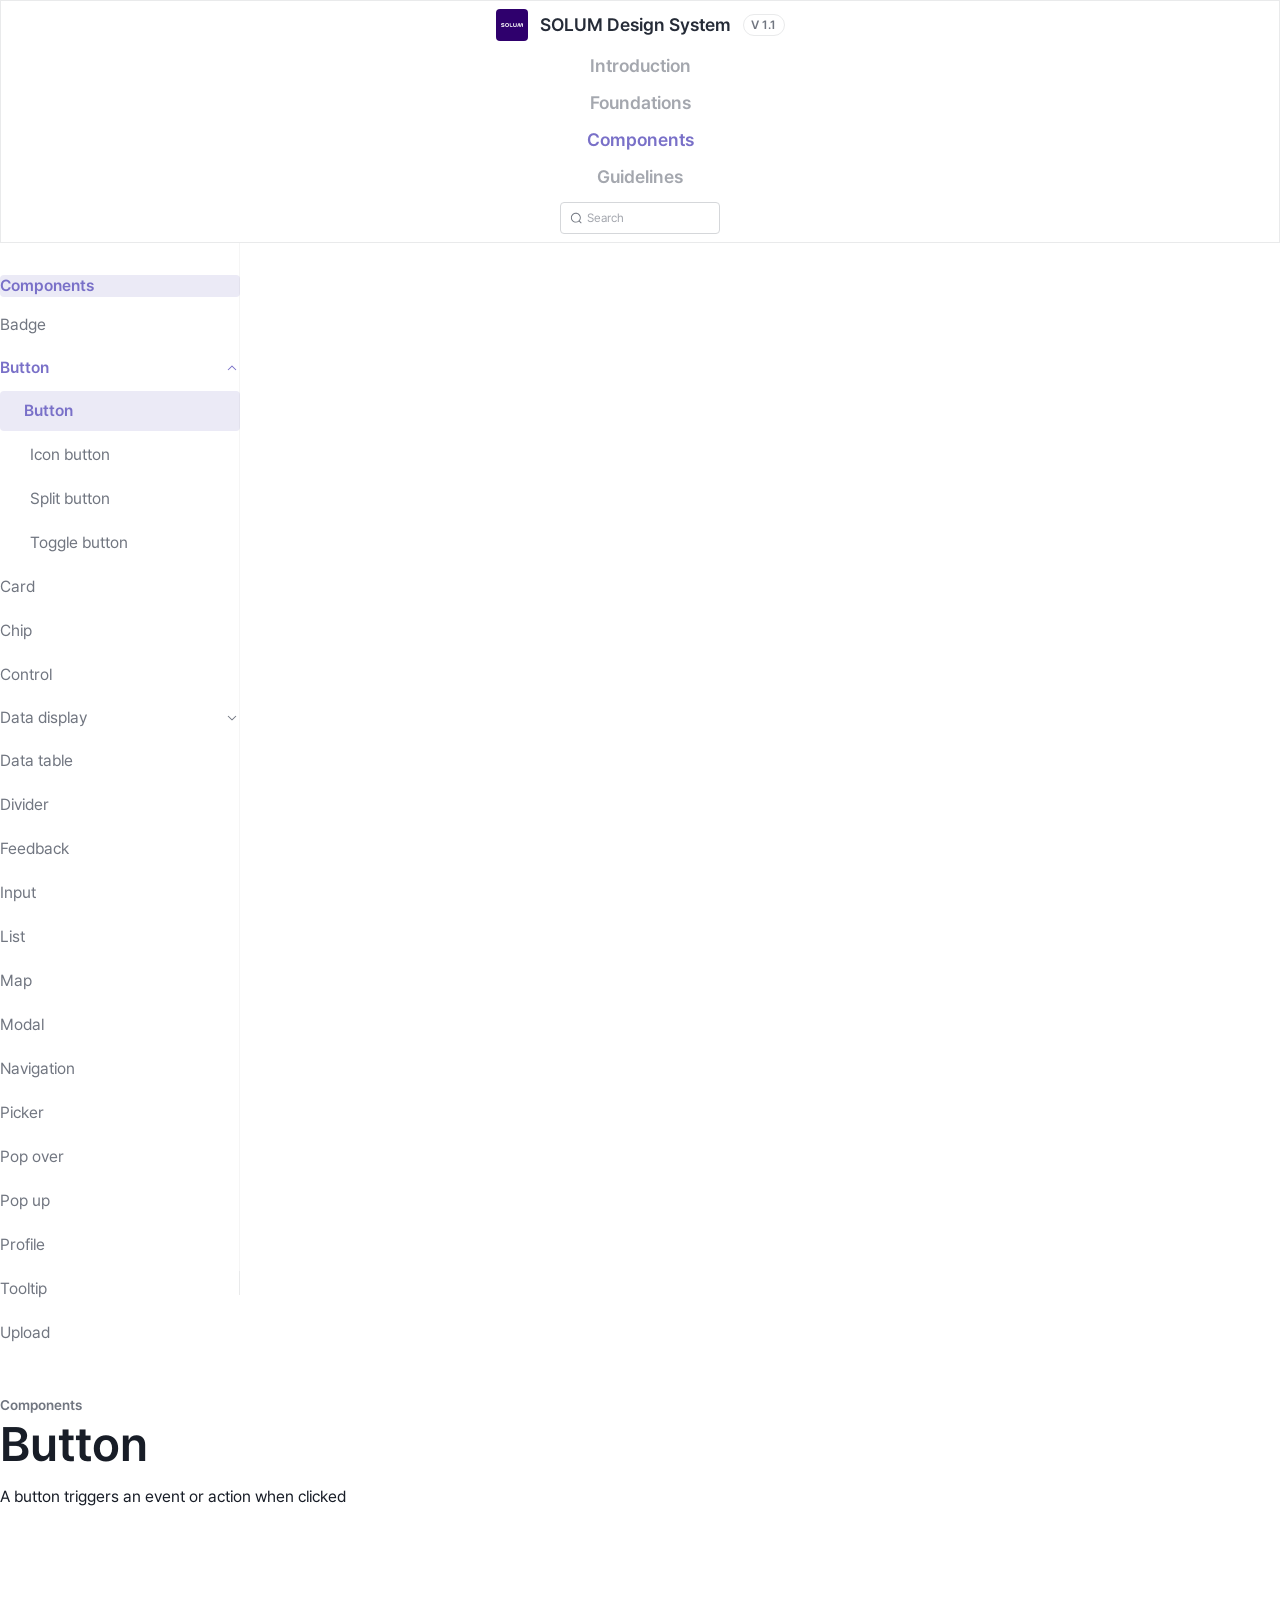
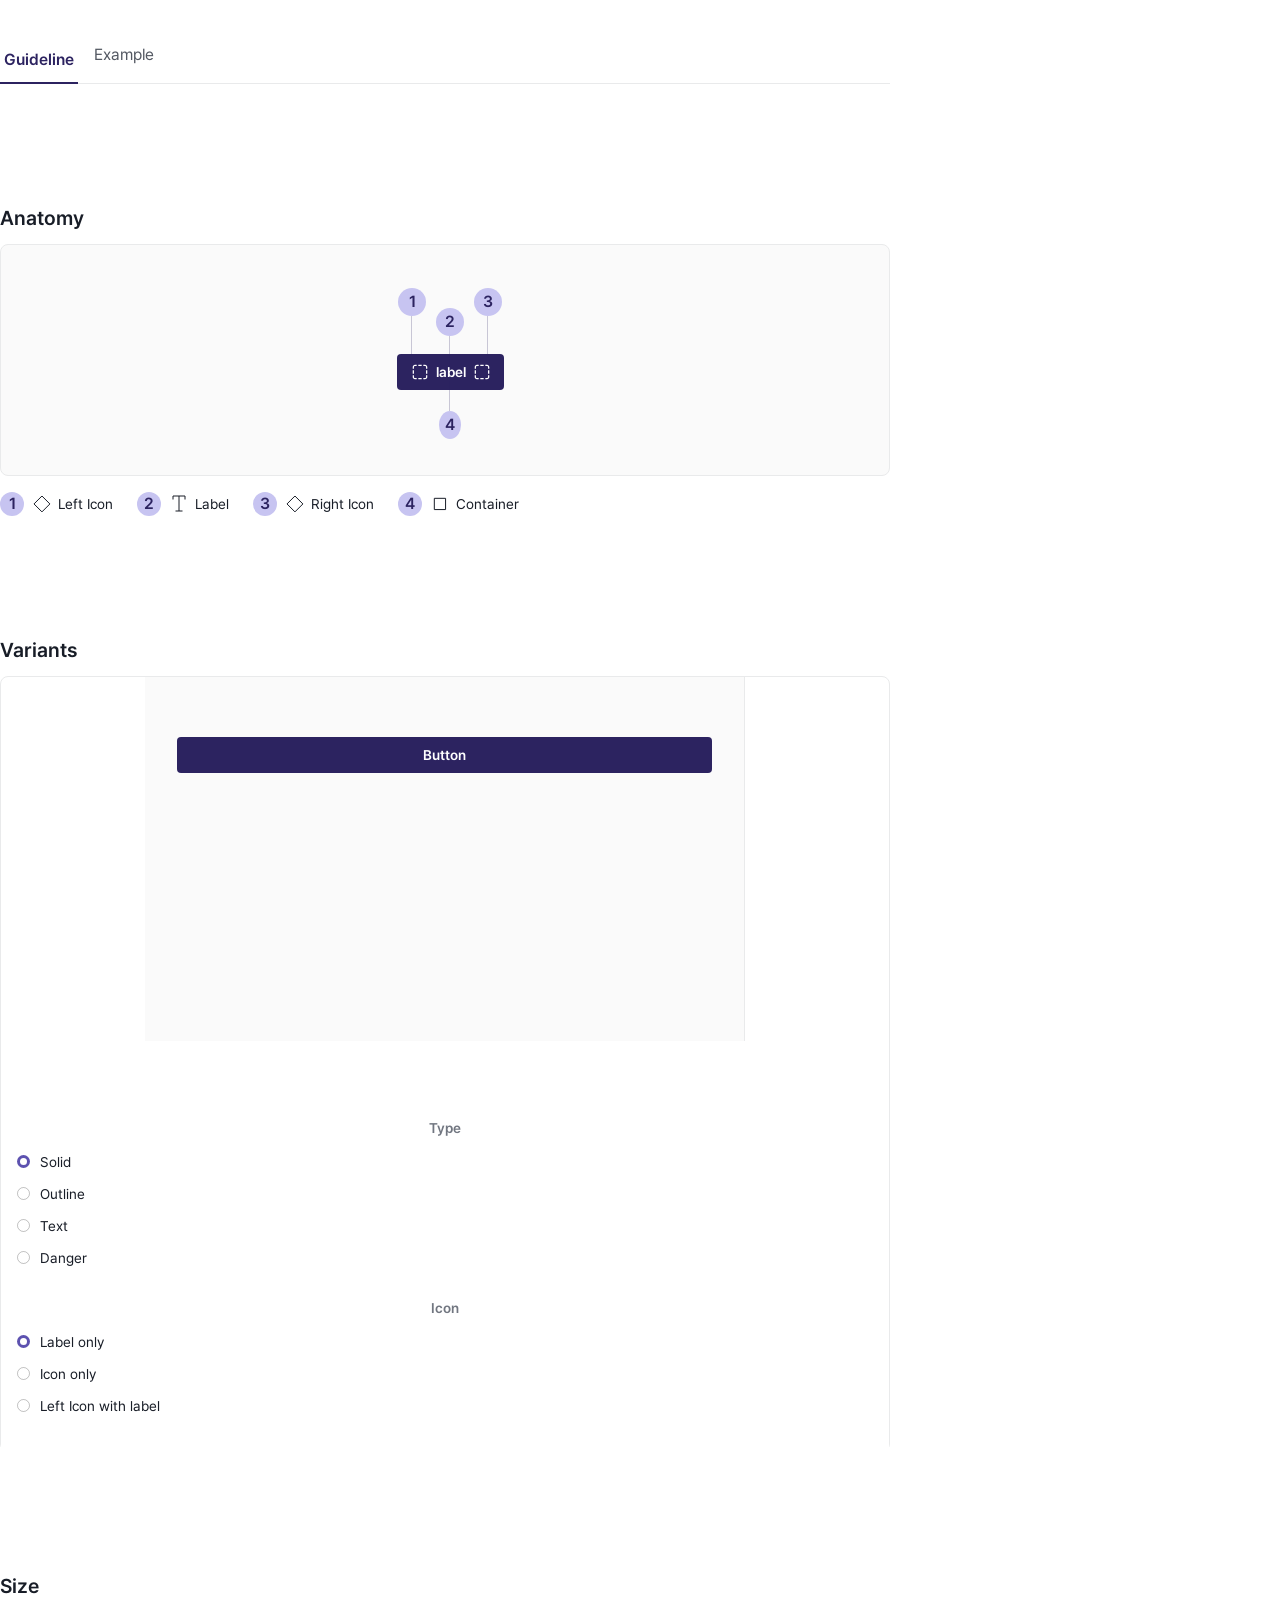
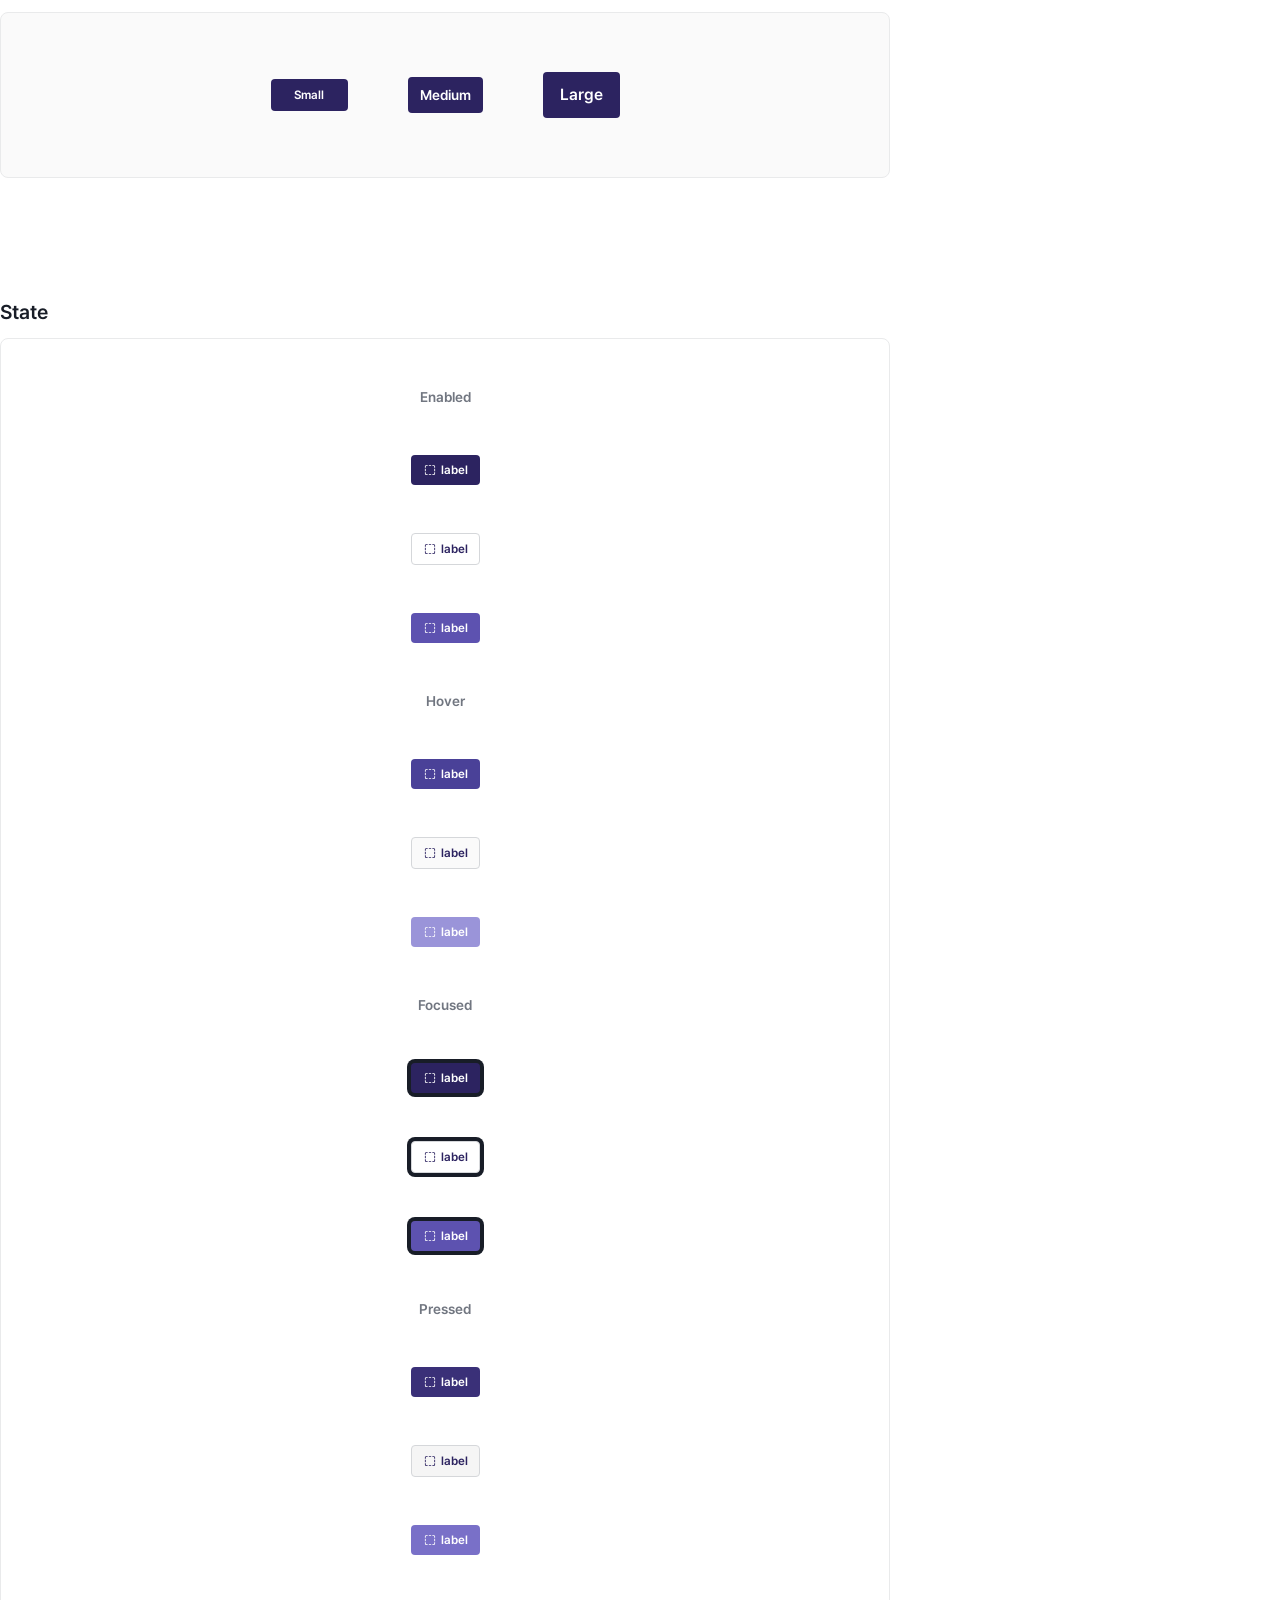
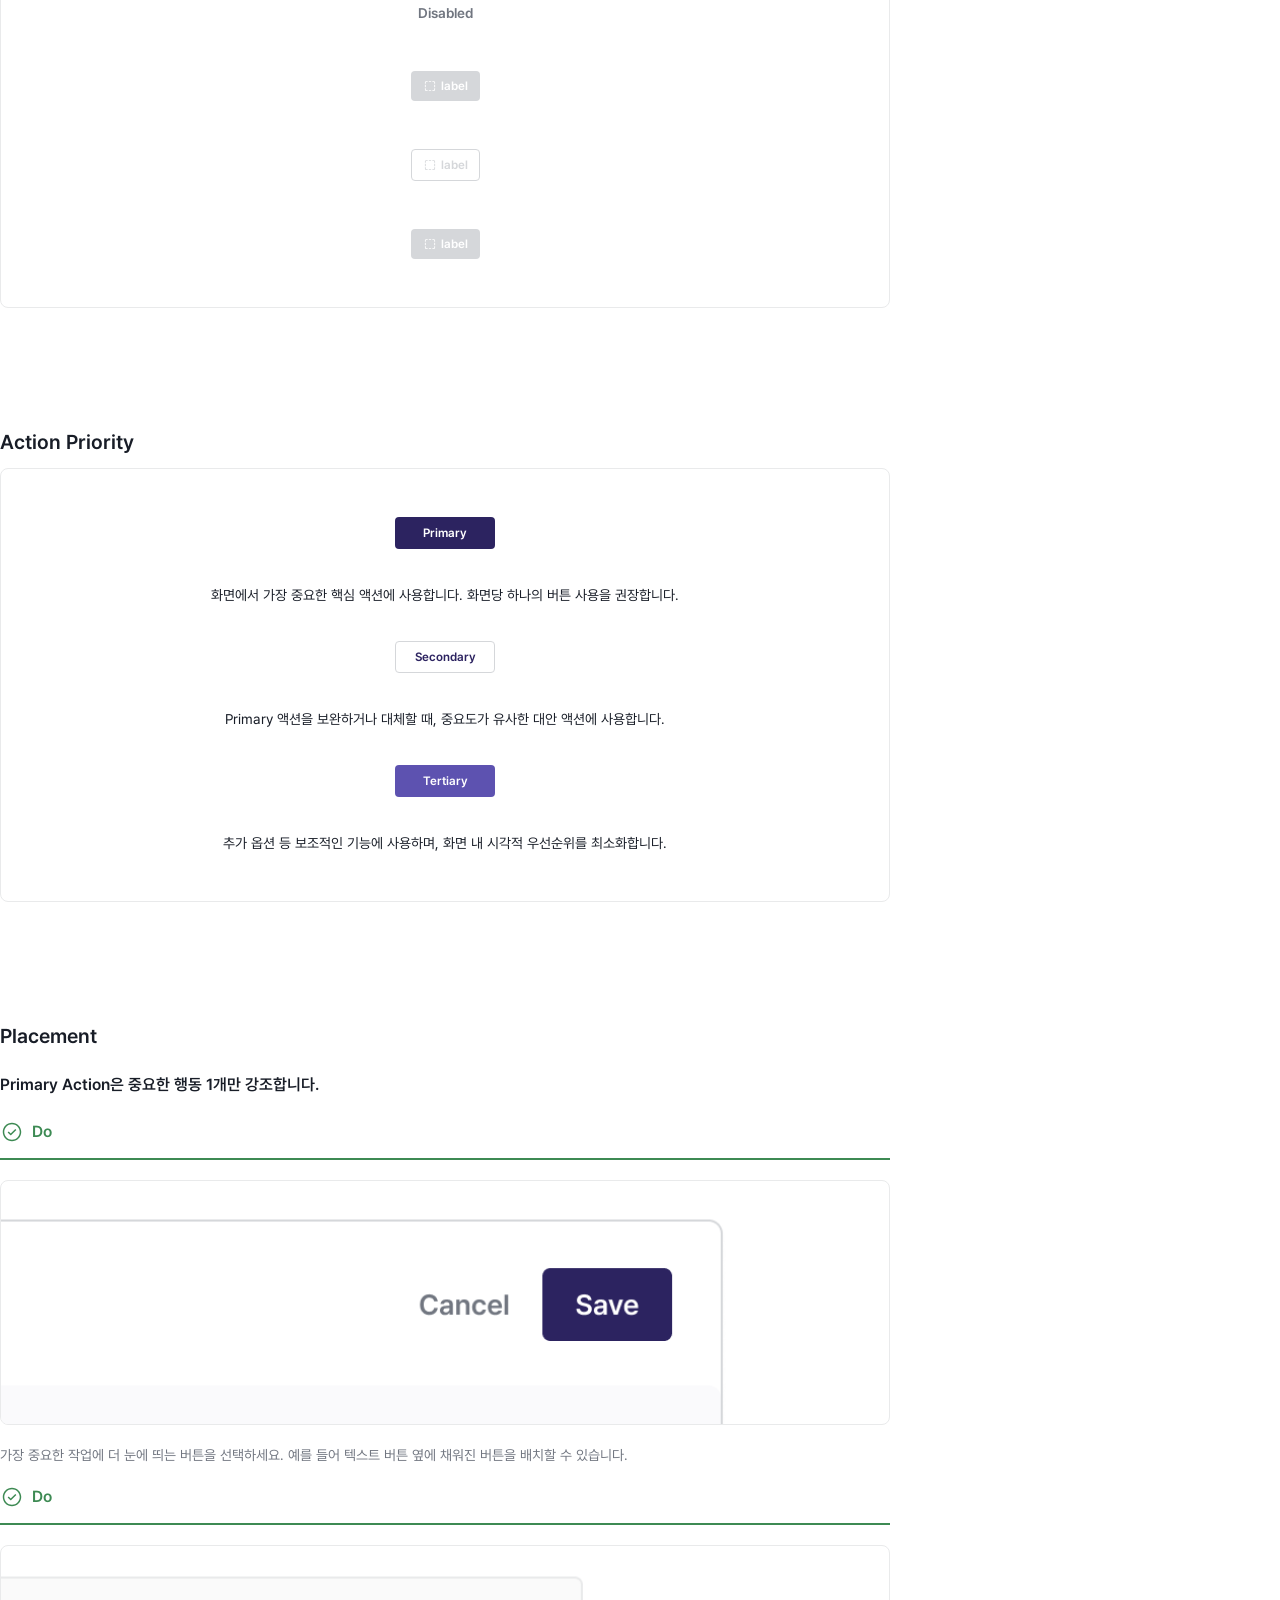
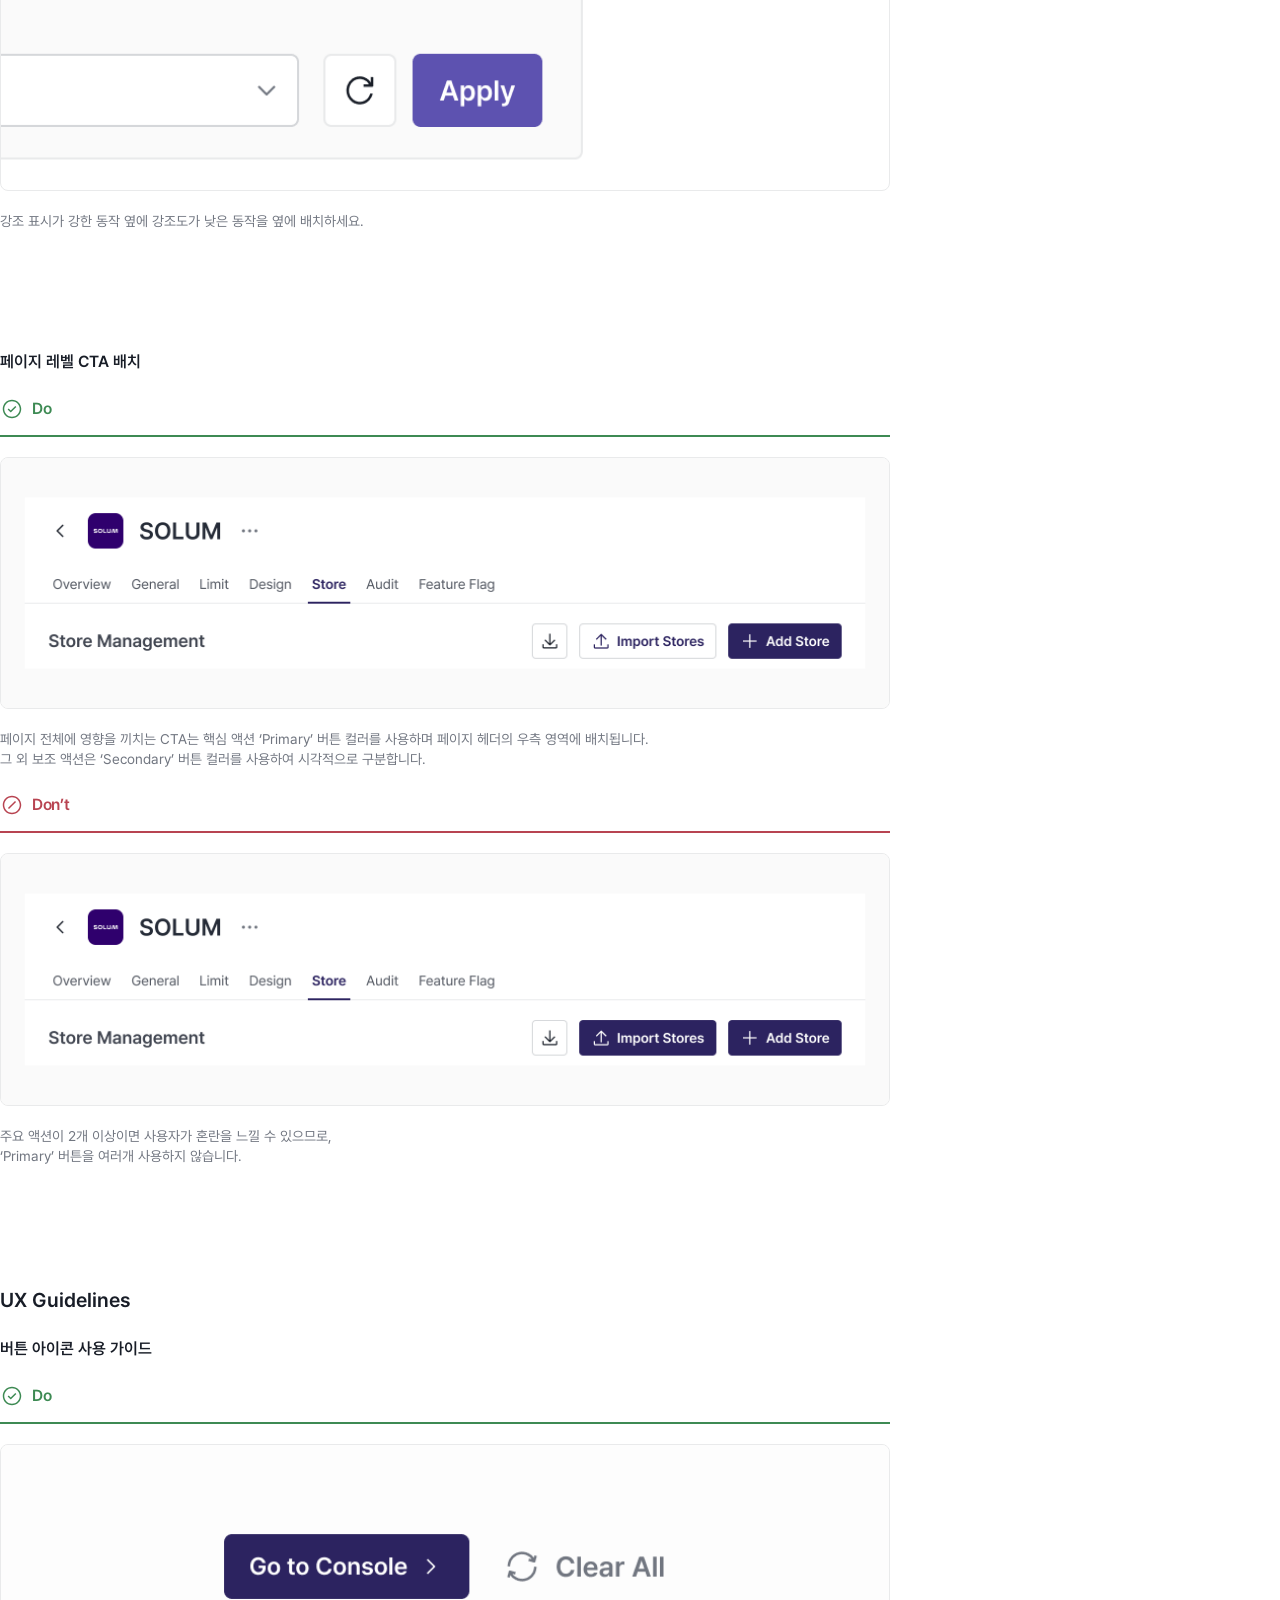
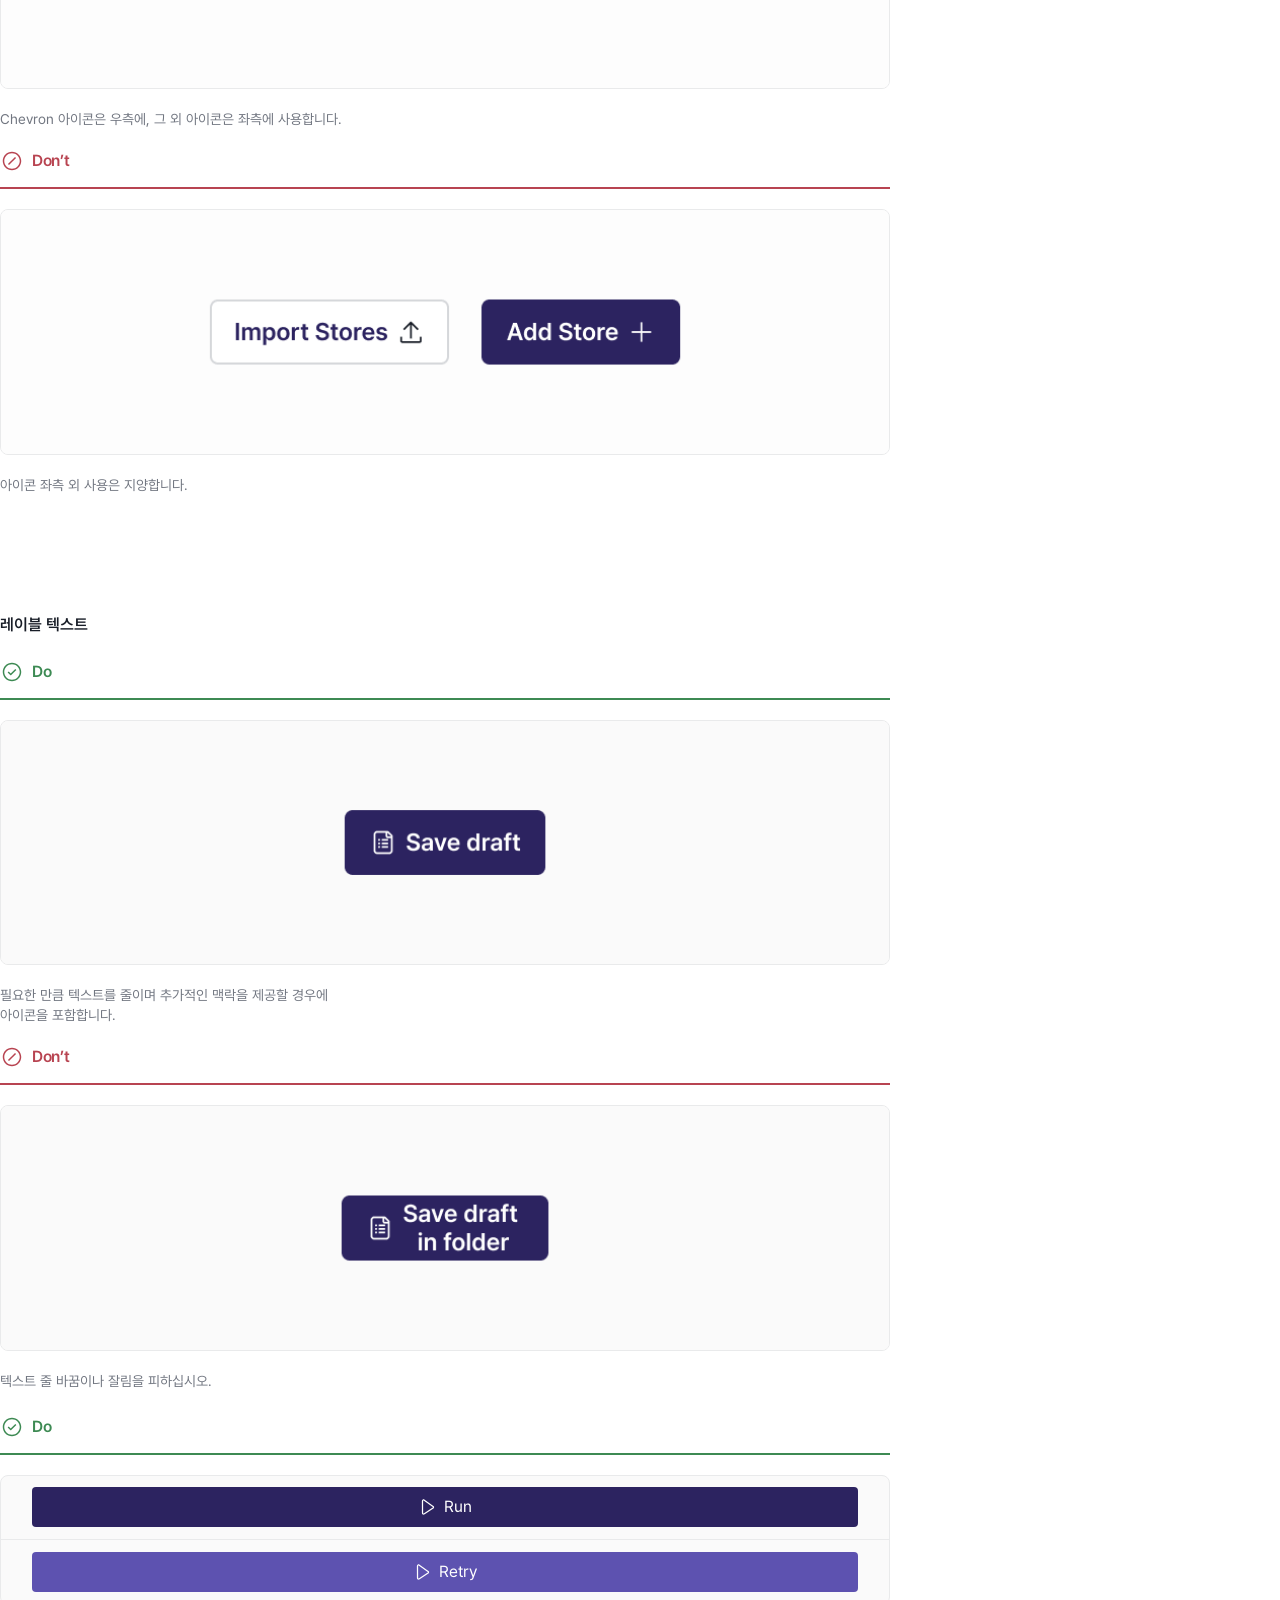
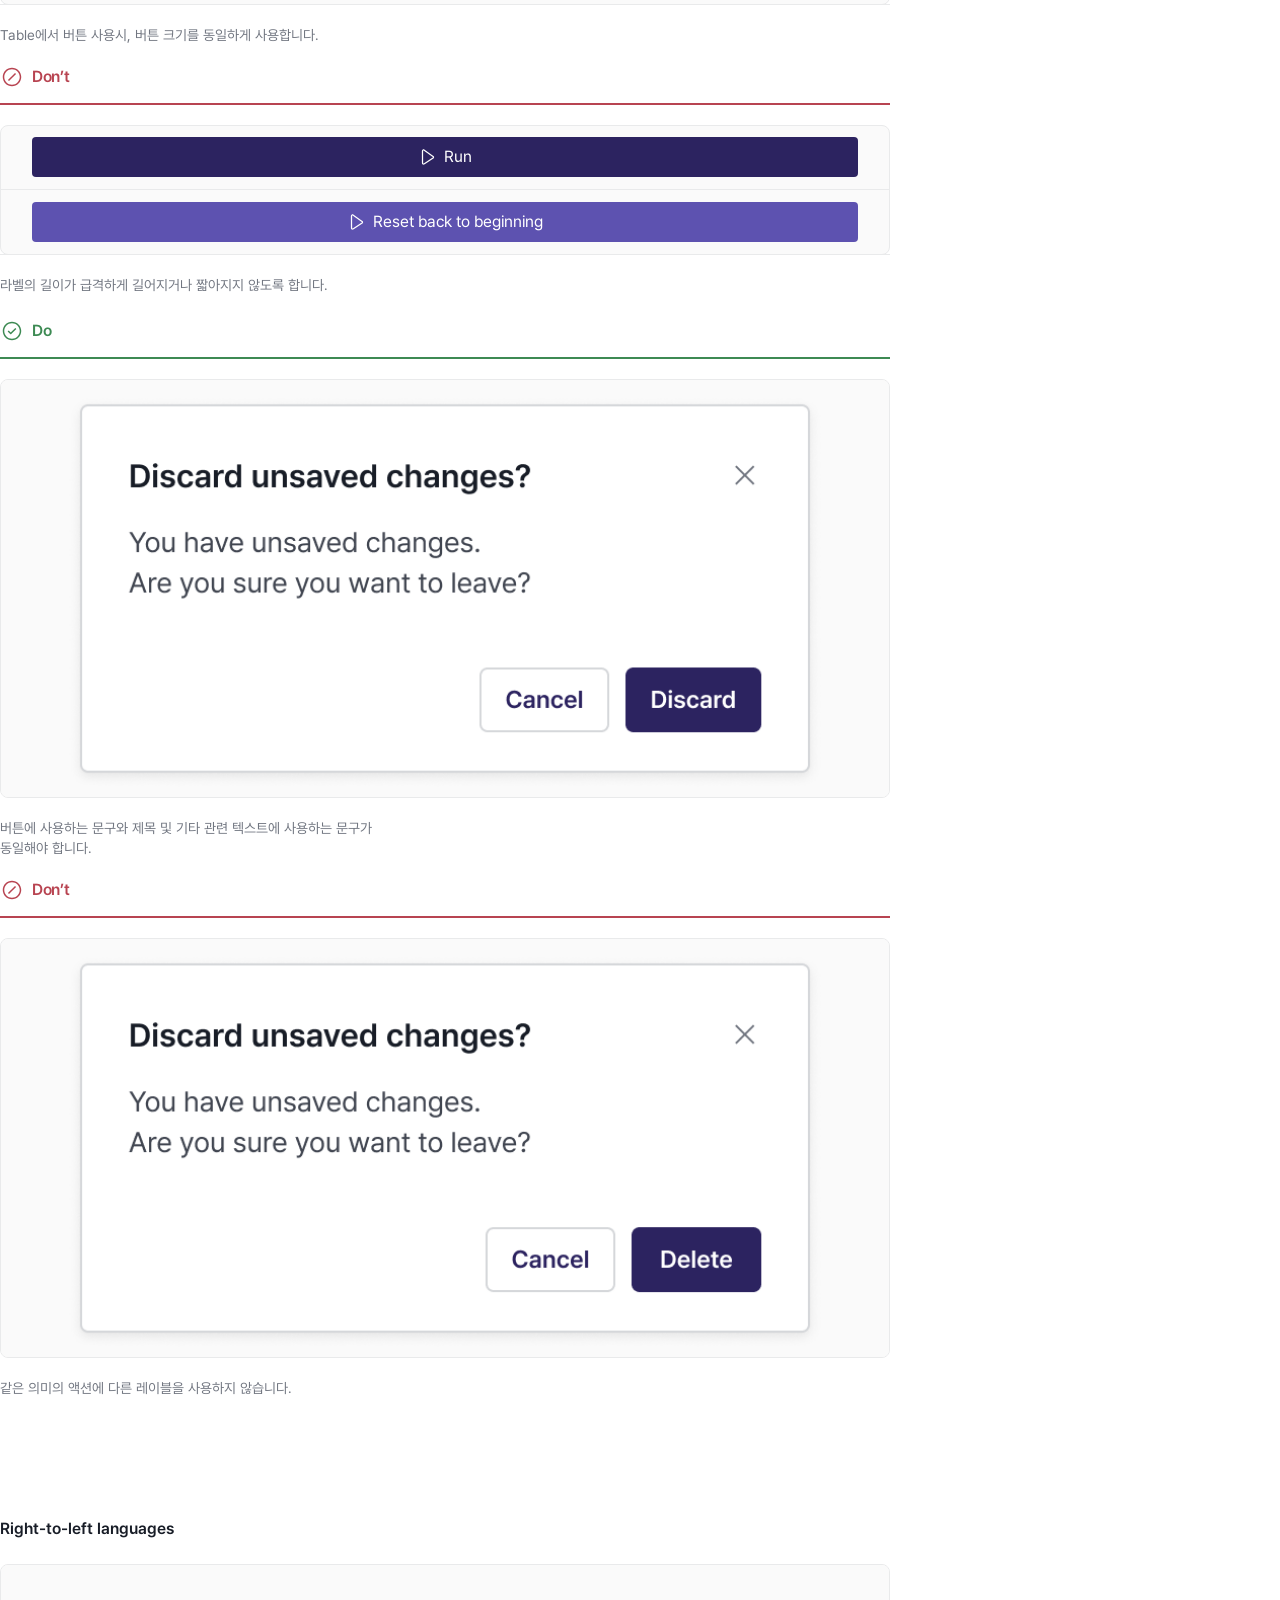
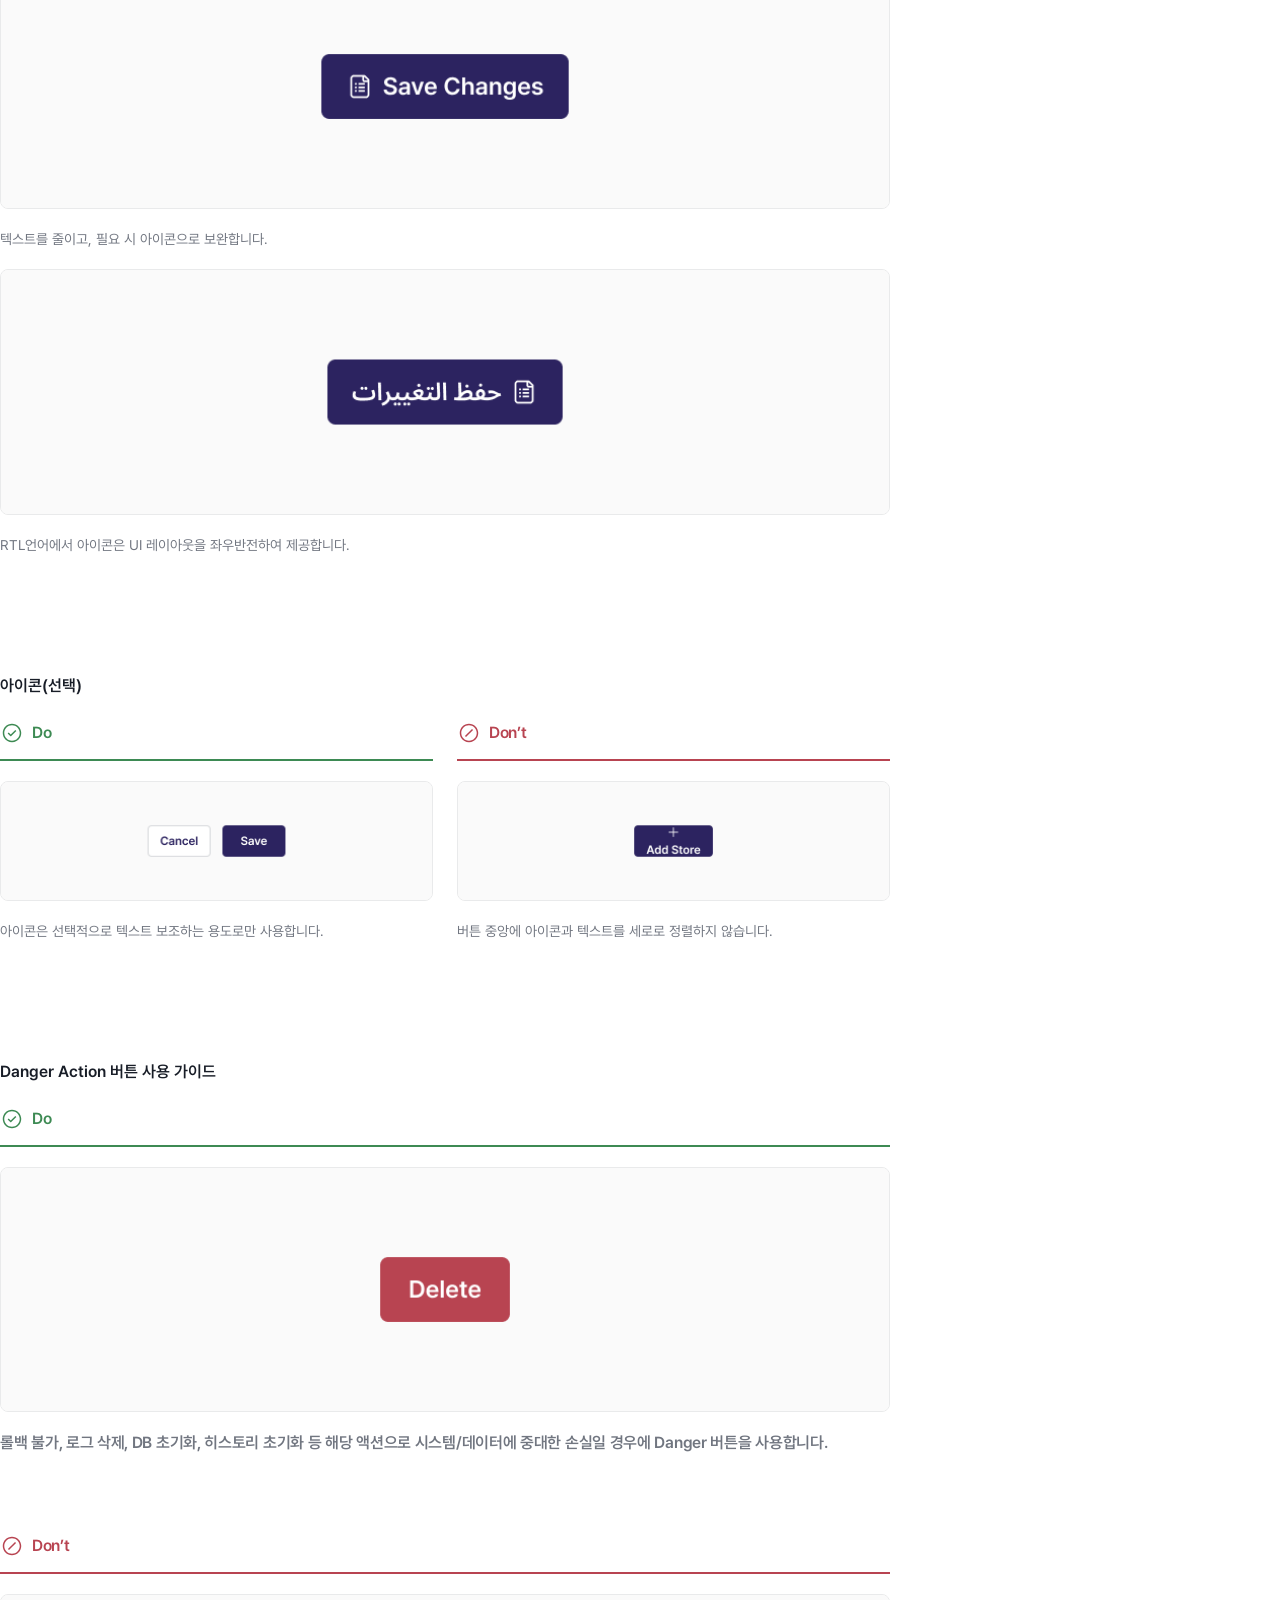
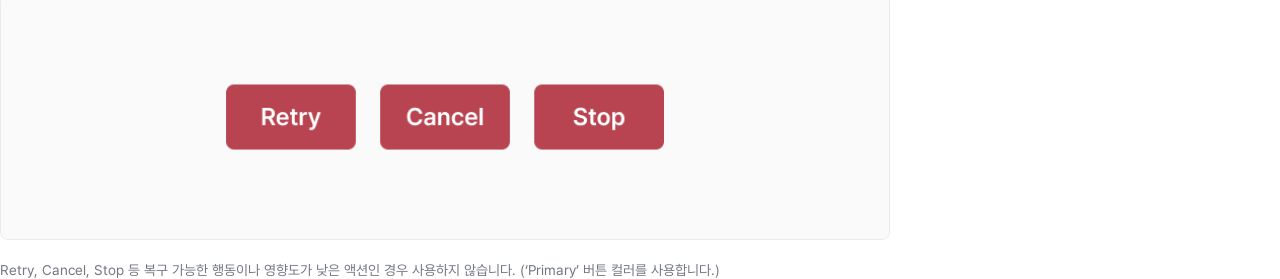
<file: index.html>
<!DOCTYPE html>
<html>
<head>
  <meta charset="utf-8" />
	<meta name="viewport" content="width=device-width, initial-scale=1, shrink-to-fit=no">
	
	<link rel="stylesheet" href="css/reset.css" />
	<link rel="stylesheet" href="css/fonts.css" />
	<link rel="stylesheet" href="css/global.css" />
	<link rel="stylesheet" href="css/website.css" />


  <style>
    .tabs-text1, .tabs-text2 { cursor: pointer; transition: color 0.15s; }
    .tabs-text2:hover { color: var(--primitive-brand-400); }
    .header-text, .header-text-left { cursor: pointer; transition: color 0.15s; }
    .header-text:hover, .header-text-left:hover { color: var(--primitive-brand-400); }
    .header-input-search { cursor: text; position: relative; }
    .search-real-input {
      border: none; outline: none; background: transparent;
      font-size: 12px; color: var(--primitive-neutral-800);
      font-family: var(--font-family-pretendard); font-weight: 400;
      flex-grow: 1; width: 100%;
    }
    .search-real-input::placeholder { color: var(--primitive-neutral-400); }
    .search-dropdown {
      position: absolute; top: calc(100% + 4px); left: 0; right: 0;
      background: #fff; border: 1px solid var(--primitive-neutral-200);
      border-radius: 6px; box-shadow: 0 4px 16px rgba(0,0,0,0.1);
      display: none; z-index: 200;
    }
    .search-dropdown.open { display: block; }
    .search-dd-item {
      padding: 10px 14px; font-size: 14px; cursor: pointer;
      color: var(--primitive-neutral-700); font-family: var(--font-family-pretendard);
    }
    .search-dd-item:hover { background: var(--primitive-opacity-brand-12); color: var(--primitive-brand-400); }
    .search-dd-empty { padding: 10px 14px; font-size: 14px; color: var(--primitive-neutral-400); }
    .select-menu-item-a, .select-menu-item-b { cursor: pointer; }
    .sidebar-menu-item { cursor: pointer; border-radius: 4px; transition: background 0.15s, color 0.15s; }
    .sidebar-menu-item:hover { background: var(--primitive-opacity-brand-12); color: var(--primitive-brand-400); }
    .sidebar-active { color: var(--primitive-brand-400) !important; background-color: var(--primitive-opacity-brand-12) !important; border-radius: 4px; }
    .sidebar-item-a, .sidebar-item-b { cursor: pointer; }
    #ds-toast {
      position: fixed; bottom: 28px; left: 50%; transform: translateX(-50%);
      background: var(--primitive-neutral-800); color: #fff;
      font-size: 14px; font-family: var(--font-family-pretendard);
      padding: 10px 22px; border-radius: 8px;
      opacity: 0; pointer-events: none; transition: opacity 0.25s;
      z-index: 9999; white-space: nowrap;
    }
    #ds-toast.show { opacity: 1; }
  </style>

</head>

<body>
	<header class="header">
		<div class="header-section">
			<img src="assets/header-logo.png" class="header-logo" />
			<p class="header-text-solum-design">SOLUM Design System</p>
			<button class="header-btn-badge hover-bright">V 1.1</button>
		</div>
		
		<div class="header-menu">
			<p class="header-text-left">Introduction</p>
			<p class="header-text">Foundations</p>
			<p class="header-text header-text-components">Components</p>
			<p class="header-text">Guidelines</p>
		</div>
		
		<div class="header-input-search">
			<object data="assets/header-ic-search.svg" class="icon-ic-responsive header-ic-search" type="image/svg+xml"></object>
			<p class="header-text2">Search</p>
		</div>
	</header>
	
	<div class="contents">
		<div class="contents-sidebar">
			<div class="contents-sidebar-navi">
				<div class="contents-section1">
					<p class="contents-text-sidebar1 text1">Components</p>
					<p class="contents-text-sidebar2">Badge</p>
					
					<div class="sidebar-item-a sidebar-item1">
						<p class="sidebar-item-text1">Button</p>
						<object data="assets/sidebar-item/sidebar-item-ic-responsive1.svg" class="ic-responsive sidebar-item-ic-responsive1" type="image/svg+xml"></object>
					</div>
					
					<div class="contents-sidebar-item text1">Button</div>
					<p class="contents-text-sidebar3">Icon button</p>
					<p class="contents-text-sidebar4">Split button</p>
					<p class="contents-text-sidebar5">Toggle button</p>
					<p class="contents-text-sidebar6">Card</p>
					<p class="contents-text-sidebar7">Chip</p>
					<p class="contents-text-sidebar8">Control</p>
					
					<div class="sidebar-item-b sidebar-item2">
						<p class="sidebar-item-text2">Data display</p>
						<object data="assets/sidebar-item/sidebar-item-ic-responsive2.svg" class="ic-responsive sidebar-item-ic-responsive2" type="image/svg+xml"></object>
					</div>
					
					<p class="contents-text-sidebar9">Data table</p>
					<p class="contents-text-sidebar10">Divider</p>
					<p class="contents-text-sidebar11">Feedback</p>
					<p class="contents-text-sidebar12">Input</p>
					<p class="contents-text-sidebar13">List</p>
					<p class="contents-text-sidebar14">Map</p>
					<p class="contents-text-sidebar15">Modal</p>
					<p class="contents-text-sidebar16">Navigation</p>
					<p class="contents-text-sidebar17">Picker</p>
					<p class="contents-text-sidebar18">Pop over</p>
					<p class="contents-text-sidebar19">Pop up</p>
					<p class="contents-text-sidebar20">Profile</p>
					<p class="contents-text-sidebar21">Tooltip</p>
					<p class="contents-text-sidebar22">Upload</p>
				</div>
			</div>
		</div>
		
		<div class="contents-contents">
			<div class="contents-title">
				<div class="contents-section2">
					<p class="contents-text-components text2">Components</p>
					<h1 class="contents-title-btn">Button</h1>
				</div>
				
				<p class="contents-text-a-btn-triggers">A button triggers an event or action when clicked</p>
			</div>
			
			<div class="tabs">
				<p class="tabs-text1 text1">Guideline</p>
				<p class="tabs-text2">Example</p>
			</div>
			
			<div class="contents-section3">
				<p class="contents-text-a">Anatomy</p>
				
				<div class="contents-section4">
					<div class="contents-artwork1">
						<button class="btn-a btn6 hover-bright">
							<object data="assets/btn/btn-icon-ic.svg" class="btn-icon-ic-responsive-a btn-icon-ic1" type="image/svg+xml"></object>
							<p class="btn-label1">label</p>
							<object data="assets/btn/btn-icon-ic.svg" class="btn-icon-ic-responsive-a btn-icon-ic2" type="image/svg+xml"></object>
						</button>
						
						<div class="contents-group">
							<div class="contents-row1">
								<div class="anatomy-label anatomy-label1">
									<button class="btn-numbering anatomy-label-btn-numbering hover-bright">1</button>
									<div class="line anatomy-label-line"></div>
								</div>
								
								<div class="contents-anatomy-label1">
									<button class="btn-numbering contents-btn-numbering1 hover-bright">2</button>
									<div class="line contents-line1"></div>
								</div>
								
								<div class="anatomy-label anatomy-label2">
									<button class="btn-numbering anatomy-label-btn-numbering hover-bright">3</button>
									<div class="line anatomy-label-line"></div>
								</div>
							</div>
							
							<div class="contents-anatomy-label2">
								<div class="line contents-line2"></div>
								<button class="btn-numbering contents-btn-numbering2 hover-bright">4</button>
							</div>
						</div>
					</div>
					
					<div class="contents-section5">
						<div class="anatomy-item">
							<button class="anatomy-item-btn-numbering hover-bright">1</button>
							
							<div class="anatomy-item-name">
								<object data="assets/anatomy-item-name/anatomy-item-type-icon.svg" class="anatomy-item-type-icon" type="image/svg+xml"></object>
								<p class="anatomy-item-text">Left Icon</p>
							</div>
						</div>
						
						<div class="anatomy-item">
							<button class="anatomy-item-btn-numbering hover-bright">2</button>
							
							<div class="anatomy-item-name">
								<object data="assets/anatomy-item-name/anatomy-item-type-icon2.svg" class="anatomy-item-type-icon" type="image/svg+xml"></object>
								<p class="anatomy-item-text">Label</p>
							</div>
						</div>
						
						<div class="anatomy-item">
							<button class="anatomy-item-btn-numbering hover-bright">3</button>
							
							<div class="anatomy-item-name">
								<object data="assets/anatomy-item-name/anatomy-item-type-icon.svg" class="anatomy-item-type-icon" type="image/svg+xml"></object>
								<p class="anatomy-item-text">Right Icon</p>
							</div>
						</div>
						
						<div class="anatomy-item">
							<button class="anatomy-item-btn-numbering hover-bright">4</button>
							
							<div class="anatomy-item-name">
								<object data="assets/anatomy-item-name/anatomy-item-type-icon4.svg" class="anatomy-item-type-icon" type="image/svg+xml"></object>
								<p class="anatomy-item-text">Container</p>
							</div>
						</div>
					</div>
				</div>
			</div>
			
			<div class="contents-section6">
				<p class="contents-text-a contents-text-variants">Variants</p>
				
				<div class="card3">
					<div class="card-section1">
						<button class="card-btn hover-bright">Button</button>
					</div>
					
					<div class="card-section2">
						<div class="card-section3">
							<p class="card-text">Type</p>
							
							<div class="card-section4">
								<div class="select-menu-item-a select-menu-item1">
									<div class="interaction select-menu-item-interaction1"></div>
									
									<div class="select-menu-item-circle-radio">
										<div class="select-menu-item-circle-symbol"></div>
									</div>
									
									<p class="select-menu-item-text1">Solid</p>
								</div>
								
								<div class="select-menu-item-b select-menu-item2">
									<div class="interaction select-menu-item-interaction2"></div>
									<div class="select-menu-item-circle"></div>
									<p class="select-menu-item-text2">Outline</p>
								</div>
								
								<div class="select-menu-item-b select-menu-item3">
									<div class="interaction select-menu-item-interaction2"></div>
									<div class="select-menu-item-circle"></div>
									<p class="select-menu-item-text2">Text</p>
								</div>
								
								<div class="select-menu-item-b select-menu-item4">
									<div class="interaction select-menu-item-interaction2"></div>
									<div class="select-menu-item-circle"></div>
									<p class="select-menu-item-text2">Danger</p>
								</div>
							</div>
						</div>
						
						<div class="card-section5">
							<p class="card-text">Icon</p>
							
							<div class="card-section6">
								<div class="select-menu-item-a select-menu-item5">
									<div class="interaction select-menu-item-interaction1"></div>
									
									<div class="select-menu-item-circle-radio">
										<div class="select-menu-item-circle-symbol"></div>
									</div>
									
									<p class="select-menu-item-text1">Label only</p>
								</div>
								
								<div class="select-menu-item-b select-menu-item6">
									<div class="interaction select-menu-item-interaction2"></div>
									<div class="select-menu-item-circle"></div>
									<p class="select-menu-item-text2">Icon only</p>
								</div>
								
								<div class="select-menu-item-b select-menu-item7">
									<div class="interaction select-menu-item-interaction2"></div>
									<div class="select-menu-item-circle"></div>
									<p class="select-menu-item-text2">Left Icon with label</p>
								</div>
							</div>
						</div>
					</div>
				</div>
			</div>
			
			<div class="contents-section7">
				<p class="contents-text-b">Size</p>
				
				<div class="contents-artwork2">
					<button class="btn-b contents-btn1 hover-bright">Small</button>
					<button class="contents-btn2 text2 hover-bright btn1">Medium</button>
					<button class="contents-btn3 text1 btn1 hover-bright">Large</button>
				</div>
			</div>
			
			<div class="contents-section8">
				<p class="contents-text-b">State</p>
				
				<div class="card-artwork1 card1">
					<div class="section-a section3">
						<p class="text-a">Enabled</p>
						
						<button class="btn-c btn2 hover-bright">
							<object data="assets/btn/btn-icon.svg" class="icon-ic-responsive btn-icon1" type="image/svg+xml"></object>
							<p class="btn-label2">label</p>
						</button>
						
						<button class="btn-c btn3 hover-bright">
							<object data="assets/btn/btn-icon2.svg" class="icon-ic-responsive btn-icon1" type="image/svg+xml"></object>
							<p class="btn-label2">label</p>
						</button>
						
						<button class="btn-c btn4 hover-bright">
							<object data="assets/btn/btn-icon.svg" class="icon-ic-responsive btn-icon1" type="image/svg+xml"></object>
							<p class="btn-label2">label</p>
						</button>
					</div>
					
					<div class="section-a section4">
						<p class="text-a">Hover</p>
						
						<button class="btn-c btn2 hover-bright">
							<object data="assets/btn/btn-icon.svg" class="icon-ic-responsive btn-icon1" type="image/svg+xml"></object>
							<p class="btn-label2">label</p>
						</button>
						
						<button class="btn-c btn3 hover-bright">
							<object data="assets/btn/btn-icon2.svg" class="icon-ic-responsive btn-icon1" type="image/svg+xml"></object>
							<p class="btn-label2">label</p>
						</button>
						
						<button class="btn-c btn4 hover-bright">
							<object data="assets/btn/btn-icon.svg" class="icon-ic-responsive btn-icon1" type="image/svg+xml"></object>
							<p class="btn-label2">label</p>
						</button>
					</div>
					
					<div class="card-artwork-section">
						<p class="text-a">Focused</p>
						
						<button class="btn-d btn7 hover-bright">
							<object data="assets/btn/btn-icon.svg" class="btn-icon-ic-responsive-b btn-icon2" type="image/svg+xml"></object>
							<p class="btn-label3">label</p>
						</button>
						
						<button class="btn-d btn8 hover-bright">
							<object data="assets/btn/btn-icon2.svg" class="btn-icon-ic-responsive-b btn-icon2" type="image/svg+xml"></object>
							<p class="btn-label3">label</p>
						</button>
						
						<button class="btn-d btn9 hover-bright">
							<object data="assets/btn/btn-icon.svg" class="btn-icon-ic-responsive-b btn-icon2" type="image/svg+xml"></object>
							<p class="btn-label3">label</p>
						</button>
					</div>
					
					<div class="section-a section5">
						<p class="text-a">Pressed</p>
						
						<button class="btn-c btn2 hover-bright">
							<object data="assets/btn/btn-icon.svg" class="icon-ic-responsive btn-icon1" type="image/svg+xml"></object>
							<p class="btn-label2">label</p>
						</button>
						
						<button class="btn-c btn3 hover-bright">
							<object data="assets/btn/btn-icon2.svg" class="icon-ic-responsive btn-icon1" type="image/svg+xml"></object>
							<p class="btn-label2">label</p>
						</button>
						
						<button class="btn-c btn4 hover-bright">
							<object data="assets/btn/btn-icon.svg" class="icon-ic-responsive btn-icon1" type="image/svg+xml"></object>
							<p class="btn-label2">label</p>
						</button>
					</div>
					
					<div class="section-a section6">
						<p class="text-a">Disabled</p>
						
						<button class="btn-c btn2 hover-bright">
							<object data="assets/btn/btn-icon.svg" class="icon-ic-responsive btn-icon1" type="image/svg+xml"></object>
							<p class="btn-label2">label</p>
						</button>
						
						<button class="btn-c btn3 hover-bright">
							<object data="assets/btn/btn-icon14.svg" class="icon-ic-responsive btn-icon1" type="image/svg+xml"></object>
							<p class="btn-label2">label</p>
						</button>
						
						<button class="btn-c btn4 hover-bright">
							<object data="assets/btn/btn-icon.svg" class="icon-ic-responsive btn-icon1" type="image/svg+xml"></object>
							<p class="btn-label2">label</p>
						</button>
					</div>
				</div>
			</div>
			
			<div class="contents-section9">
				<p class="contents-text-a">Action Priority</p>
				
				<div class="card-artwork2 card1">
					<div class="section-b section7">
						<button class="btn-b section-btn hover-bright">Primary</button>
						<p class="section-text1">화면에서 가장 중요한 핵심 액션에 사용합니다. 화면당 하나의 버튼 사용을 권장합니다.</p>
					</div>
					
					<div class="section-b section8">
						<button class="btn-b section-btn hover-bright">Secondary</button>
						<p class="section-text1">Primary 액션을 보완하거나 대체할 때, 중요도가 유사한 대안 액션에 사용합니다.</p>
					</div>
					
					<div class="section-b section9">
						<button class="btn-b section-btn hover-bright">Tertiary</button>
						<p class="section-text1">추가 옵션 등 보조적인 기능에 사용하며, 화면 내 시각적 우선순위를 최소화합니다.</p>
					</div>
				</div>
			</div>
			
			<div class="contents-col1">
				<p class="contents-text-c">Placement</p>
				<p class="contents-text-d">Primary Action은 중요한 행동 1개만 강조합니다.</p>
				
				<div class="contents-row2">
					<div class="section-c section10">
						<div class="example-header-a example-header1">
							<object data="assets/example-header/example-header-ic-check.svg" class="ic-dont example-header-ic-check1" type="image/svg+xml"></object>
							<p class="example-header-text1">Do</p>
						</div>
						
						<img src="assets/section/section-img1.png" class="img section-img1" />
						<p class="text-symbol">
							가장 중요한 작업에 더 눈에 띄는 버튼을 선택하세요. 예를 들어 텍스트 버튼 옆에 채워진 버튼을 배치할 수 있습니다.
						</p>
					</div>
					
					<div class="section-c section11">
						<div class="example-header-a example-header1">
							<object data="assets/example-header/example-header-ic-check.svg" class="ic-dont example-header-ic-check1" type="image/svg+xml"></object>
							<p class="example-header-text1">Do</p>
						</div>
						
						<img src="assets/section/section-img2.png" class="img section-img1" />
						<p class="text-symbol">강조 표시가 강한 동작 옆에 강조도가 낮은 동작을 옆에 배치하세요.</p>
					</div>
				</div>
			</div>
			
			<div class="contents-col2">
				<p class="contents-text-e">페이지 레벨 CTA 배치</p>
				
				<div class="section-d section12">
					<div class="example-header-b example-header2">
						<object data="assets/example-header/example-header-ic-check.svg" class="ic-dont example-header-ic-check2" type="image/svg+xml"></object>
						<p class="example-header-text2">Do</p>
					</div>
					
					<img src="assets/section/section-img3.png" class="input" />
					<p class="section-text-bottom2">
						페이지 전체에 영향을 끼치는 CTA는 핵심 액션 ‘Primary’ 버튼 컬러를 사용하며 페이지 헤더의 우측 영역에 배치됩니다.<br />
						그 외 보조 액션은 ‘Secondary’ 버튼 컬러를 사용하여 시각적으로 구분합니다.
					</p>
				</div>
				
				<div class="section-d section13">
					<div class="example-header-b example-header2">
						<object data="assets/example-header/example-header-ic-dont.svg" class="ic-dont example-header-ic-check2" type="image/svg+xml"></object>
						<p class="example-header-text2">Don’t </p>
					</div>
					
					<img src="assets/section/section-img4.png" class="input" />
					<p class="section-text-bottom2">
						주요 액션이 2개 이상이면 사용자가 혼란을 느낄 수 있으므로, <br />
						‘Primary’ 버튼을 여러개 사용하지 않습니다.
					</p>
				</div>
			</div>
			
			<div class="contents-section10">
				<p class="contents-text-c">UX Guidelines</p>
				<p class="contents-text-d">버튼 아이콘 사용 가이드</p>
				
				<div class="contents-section11">
					<div class="contents-section12">
						<div class="example-header-a example-header5">
							<object data="assets/example-header/example-header-ic-check.svg" class="ic-dont example-header-ic-check1" type="image/svg+xml"></object>
							<p class="example-header-text1">Do</p>
						</div>
						
						<img src="assets/contents-img1.png" class="img contents-img1" />
						<p class="text-symbol">Chevron 아이콘은 우측에, 그 외 아이콘은 좌측에 사용합니다.</p>
					</div>
					
					<div class="contents-section13">
						<div class="example-header-a example-header6">
							<object data="assets/example-header/example-header-ic-dont.svg" class="ic-dont example-header-ic-check1" type="image/svg+xml"></object>
							<p class="example-header-text1">Don’t </p>
						</div>
						
						<div class="contents-col3">
							<img src="assets/contents-img2.png" class="contents-img2 input" />
							<p>아이콘 좌측 외 사용은 지양합니다.</p>
						</div>
					</div>
				</div>
			</div>
			
			<div class="contents-section14">
				<p class="contents-text-e">레이블 텍스트</p>
				
				<div class="section-e section14">
					<div class="section-f section1">
						<div class="example-header-b example-header3">
							<object data="assets/example-header/example-header-ic-check.svg" class="ic-dont example-header-ic-check2" type="image/svg+xml"></object>
							<p class="example-header-text2">Do</p>
						</div>
						
						<img src="assets/section/section-img5.png" class="img" />
						<p class="text-symbol">
							필요한 만큼 텍스트를 줄이며 추가적인 맥락을 제공할 경우에 <br />
							아이콘을 포함합니다.
						</p>
					</div>
					
					<div class="section-f section2">
						<div class="example-header-b example-header3">
							<object data="assets/example-header/example-header-ic-dont.svg" class="ic-dont example-header-ic-check2" type="image/svg+xml"></object>
							<p class="example-header-text2">Don’t </p>
						</div>
						
						<img src="assets/section/section-img6.png" class="img" />
						<p class="text-symbol">텍스트 줄 바꿈이나 잘림을 피하십시오.</p>
					</div>
				</div>
				
				<div class="contents-section15">
					<div class="section-g section15">
						<div class="example-header-b example-header4">
							<object data="assets/example-header/example-header-ic-check.svg" class="ic-dont example-header-ic-check2" type="image/svg+xml"></object>
							<p class="example-header-text2">Do</p>
						</div>
						
						<div class="card2">
							<div class="table-cell table-cell1">
								<button class="btn-e btn5 hover-bright">
									<object data="assets/btn/btn-icon4.svg" class="btn-icon-ic-responsive-c btn-icon3" type="image/svg+xml"></object>
									<p class="btn-label4">Run</p>
								</button>
							</div>
							
							<div class="table-cell table-cell2">
								<button class="btn-e btn5 hover-bright">
									<object data="assets/btn/btn-icon4.svg" class="btn-icon-ic-responsive-c btn-icon3" type="image/svg+xml"></object>
									<p class="btn-label4">Retry</p>
								</button>
							</div>
						</div>
						
						<p class="section-text-bottom4">Table에서 버튼 사용시, 버튼 크기를 동일하게 사용합니다.</p>
					</div>
					
					<div class="section-g section16">
						<div class="example-header-b example-header4">
							<object data="assets/example-header/example-header-ic-dont.svg" class="ic-dont example-header-ic-check2" type="image/svg+xml"></object>
							<p class="example-header-text2">Don’t</p>
						</div>
						
						<div class="card2">
							<div class="table-cell table-cell1">
								<button class="btn-e btn5 hover-bright">
									<object data="assets/btn/btn-icon4.svg" class="btn-icon-ic-responsive-c btn-icon3" type="image/svg+xml"></object>
									<p class="btn-label4">Run</p>
								</button>
							</div>
							
							<div class="table-cell table-cell2">
								<button class="btn-e btn5 hover-bright">
									<object data="assets/btn/btn-icon4.svg" class="btn-icon-ic-responsive-c btn-icon3" type="image/svg+xml"></object>
									<p class="btn-label4">Reset back to beginning</p>
								</button>
							</div>
						</div>
						
						<p class="section-text-bottom4">라벨의 길이가 급격하게 길어지거나 짧아지지 않도록 합니다.</p>
					</div>
				</div>
				
				<div class="section-e section17">
					<div class="section-f section1">
						<div class="example-header-b example-header3">
							<object data="assets/example-header/example-header-ic-check.svg" class="ic-dont example-header-ic-check2" type="image/svg+xml"></object>
							<p class="example-header-text2">Do</p>
						</div>
						
						<img src="assets/section/section-img7.png" class="img" />
						<p class="text-symbol">
							버튼에 사용하는 문구와 제목 및 기타 관련 텍스트에 사용하는 문구가 <br />
							동일해야 합니다.
						</p>
					</div>
					
					<div class="section-f section2">
						<div class="example-header-b example-header3">
							<object data="assets/example-header/example-header-ic-dont.svg" class="ic-dont example-header-ic-check2" type="image/svg+xml"></object>
							<p class="example-header-text2">Don’t</p>
						</div>
						
						<img src="assets/section/section-img8.png" class="img" />
						<p class="text-symbol">같은 의미의 액션에 다른 레이블을 사용하지 않습니다.</p>
					</div>
				</div>
			</div>
			
			<div class="contents-section16">
				<p class="contents-text-right-to-left">Right-to-left languages</p>
				
				<div class="contents-section17">
					<div class="section-h section18">
						<img src="assets/section/section-section1.png" class="input" />
						<p>텍스트를 줄이고, 필요 시 아이콘으로 보완합니다.</p>
					</div>
					
					<div class="section-h section19">
						<img src="assets/section/section-section2.png" class="input" />
						<p>RTL언어에서 아이콘은 UI 레이아웃을 좌우반전하여 제공합니다.</p>
					</div>
				</div>
			</div>
			
			<div class="contents-col4">
				<p class="contents-text-f">아이콘(선택)</p>
				
				<div class="contents-usage">
					<div class="contents-section18">
						<div class="example-header-b example-header7">
							<object data="assets/example-header/example-header-ic-check.svg" class="ic-dont example-header-ic-check2" type="image/svg+xml"></object>
							<p class="example-header-text2">Do</p>
						</div>
						
						<img src="assets/contents-img3.png" class="contents-img contents-img3" />
						<p class="contents-text-symbol">아이콘은 선택적으로 텍스트 보조하는 용도로만 사용합니다.</p>
					</div>
					
					<div class="contents-section19">
						<div class="example-header-b example-header8">
							<object data="assets/example-header/example-header-ic-dont.svg" class="ic-dont example-header-ic-check2" type="image/svg+xml"></object>
							<p class="example-header-text2">Don’t </p>
						</div>
						
						<img src="assets/contents-img4.png" class="contents-img" />
						<p class="contents-text-symbol">버튼 중앙에 아이콘과 텍스트를 세로로 정렬하지 않습니다.</p>
					</div>
				</div>
			</div>
			
			<div class="contents-col-bottom">
				<p class="contents-text-f">Danger Action 버튼 사용 가이드</p>
				
				<div class="contents-row3">
					<div class="contents-section20">
						<div class="example-header-b example-header9">
							<object data="assets/example-header/example-header-ic-check.svg" class="ic-dont example-header-ic-check2" type="image/svg+xml"></object>
							<p class="example-header-text2">Do</p>
						</div>
						
						<img src="assets/contents-img5.png" class="input" />
						<span class="contents-symbol sub-text-primitive-neutral-500">롤백 불가, 로그 삭제, DB 초기화, 히스토리 초기화 등 해당 액션으로 
시스템/데이터에 중대한 손실일 경우에 Danger 버튼을 사용합니다.</span>
					</div>
					
					<div class="contents-section21">
						<div class="example-header-b example-header10">
							<object data="assets/example-header/example-header-ic-dont.svg" class="ic-dont example-header-ic-check2" type="image/svg+xml"></object>
							<p class="example-header-text2">Don’t</p>
						</div>
						
						<img src="assets/contents-img6.png" class="img contents-img6" />
						<p class="text-symbol">
							Retry, Cancel, Stop 등 복구 가능한 행동이나 영향도가 낮은 액션인 경우 사용하지 않습니다. (‘Primary’ 버튼 컬러를 사용합니다.)
						</p>
					</div>
				</div>
			</div>
		</div>
	</div>

  <script>
    const MENU_ITEMS = ['Badge','Button','Icon button','Split button','Toggle button','Card','Chip','Control','Data table','Divider','Feedback','Input','List','Map','Modal','Navigation','Picker','Pop over','Pop up','Profile','Tooltip','Upload'];

    document.addEventListener('DOMContentLoaded', function() {
      // 검색창 input 교체
      const searchWrap = document.querySelector('.header-input-search');
      if (searchWrap) {
        const pEl = searchWrap.querySelector('.header-text2');
        if (pEl) pEl.remove();
        const inp = document.createElement('input');
        inp.className = 'search-real-input';
        inp.placeholder = 'Search';
        searchWrap.appendChild(inp);
        const dd = document.createElement('div');
        dd.className = 'search-dropdown';
        searchWrap.appendChild(dd);
        inp.addEventListener('input', function() {
          const q = this.value.trim().toLowerCase();
          dd.innerHTML = '';
          if (!q) { dd.classList.remove('open'); return; }
          const filtered = MENU_ITEMS.filter(m => m.toLowerCase().includes(q));
          if (!filtered.length) {
            dd.innerHTML = '<div class="search-dd-empty">검색 결과 없음</div>';
          } else {
            filtered.forEach(name => {
              const item = document.createElement('div');
              item.className = 'search-dd-item';
              item.textContent = name;
              item.addEventListener('mousedown', e => { e.preventDefault(); inp.value = name; dd.classList.remove('open'); showToast(name); });
              dd.appendChild(item);
            });
          }
          dd.classList.add('open');
        });
        inp.addEventListener('blur', () => setTimeout(() => dd.classList.remove('open'), 150));
      }

      // 헤더 메뉴
      document.querySelectorAll('.header-text, .header-text-left').forEach(el => {
        el.addEventListener('click', function() { showToast(this.textContent.trim()); });
      });

      // 탭 전환
      const tab1 = document.querySelector('.tabs-text1');
      const tab2 = document.querySelector('.tabs-text2');
      function setTab(active, inactive) {
        active.style.cssText = 'color:var(--primitive-brand-800);font-weight:600;border-bottom:2px solid var(--primitive-brand-800);padding-bottom:11px;margin-bottom:-1px;cursor:pointer;';
        inactive.style.cssText = 'color:var(--primitive-neutral-600);font-weight:400;cursor:pointer;';
      }
      if (tab1 && tab2) {
        tab1.addEventListener('click', () => setTab(tab1, tab2));
        tab2.addEventListener('click', () => { setTab(tab2, tab1); showToast('Example'); });
      }

      // 사이드바
      const sidebarPs = document.querySelectorAll('.contents-section1 > p, .contents-sidebar-item');
      let activeEl = null;
      sidebarPs.forEach(el => {
        el.classList.add('sidebar-menu-item');
        if (!activeEl) { el.classList.add('sidebar-active'); activeEl = el; }
        el.addEventListener('click', function() {
          if (activeEl) activeEl.classList.remove('sidebar-active');
          this.classList.add('sidebar-active'); activeEl = this;
          showToast(this.textContent.trim());
        });
      });

      // 사이드바 아코디언
      document.querySelectorAll('.sidebar-item-a, .sidebar-item-b').forEach(btn => {
        let collapsed = false;
        btn.addEventListener('click', function() {
          let next = this.nextElementSibling;
          while (next && !next.classList.contains('sidebar-item-a') && !next.classList.contains('sidebar-item-b')) {
            if (next.tagName !== 'OBJECT') {
              next.style.display = collapsed ? '' : 'none';
            }
            next = next.nextElementSibling;
          }
          collapsed = !collapsed;
        });
      });

      // Variants 라디오
      function setupRadio(selector, cb) {
        const items = document.querySelectorAll(selector);
        items.forEach(item => {
          item.addEventListener('click', function() {
            items.forEach(i => {
              const r = i.querySelector('.select-menu-item-circle-radio');
              if (r) r.style.backgroundColor = '';
              const t = i.querySelector('[class*="select-menu-item-text"]');
              if (t) t.style.color = '';
            });
            const r = this.querySelector('.select-menu-item-circle-radio');
            if (r) r.style.backgroundColor = 'var(--primitive-brand-500)';
            const t = this.querySelector('[class*="select-menu-item-text"]');
            if (t) t.style.color = 'var(--primitive-brand-800)';
            cb && cb(this);
          });
        });
      }

      const previewBtn = document.querySelector('.card-btn');
      setupRadio('.card-section4 .select-menu-item-a, .card-section4 .select-menu-item-b', function(el) {
        const label = el.querySelector('[class*="select-menu-item-text"]')?.textContent?.trim();
        if (!previewBtn || !label) return;
        const map = {
          'Solid':   ['var(--primitive-brand-800)', '#fff', 'none'],
          'Outline': ['transparent', 'var(--primitive-brand-800)', '1px solid var(--primitive-brand-800)'],
          'Text':    ['transparent', 'var(--primitive-brand-800)', 'none'],
          'Danger':  ['var(--primitive-red-600)', '#fff', 'none'],
        };
        const [bg, color, border] = map[label] || map['Solid'];
        previewBtn.style.backgroundColor = bg;
        previewBtn.style.color = color;
        previewBtn.style.border = border;
        previewBtn.textContent = label;
      });

      setupRadio('.card-section6 .select-menu-item-a, .card-section6 .select-menu-item-b', function(el) {
        showToast(el.querySelector('[class*="select-menu-item-text"]')?.textContent?.trim() + ' 선택');
      });
    });

    let _tt = null;
    function showToast(msg) {
      let t = document.getElementById('ds-toast');
      if (!t) { t = document.createElement('div'); t.id = 'ds-toast'; document.body.appendChild(t); }
      t.textContent = msg; t.classList.add('show');
      clearTimeout(_tt); _tt = setTimeout(() => t.classList.remove('show'), 2000);
    }
  </script>

</body>

</html>
</file>
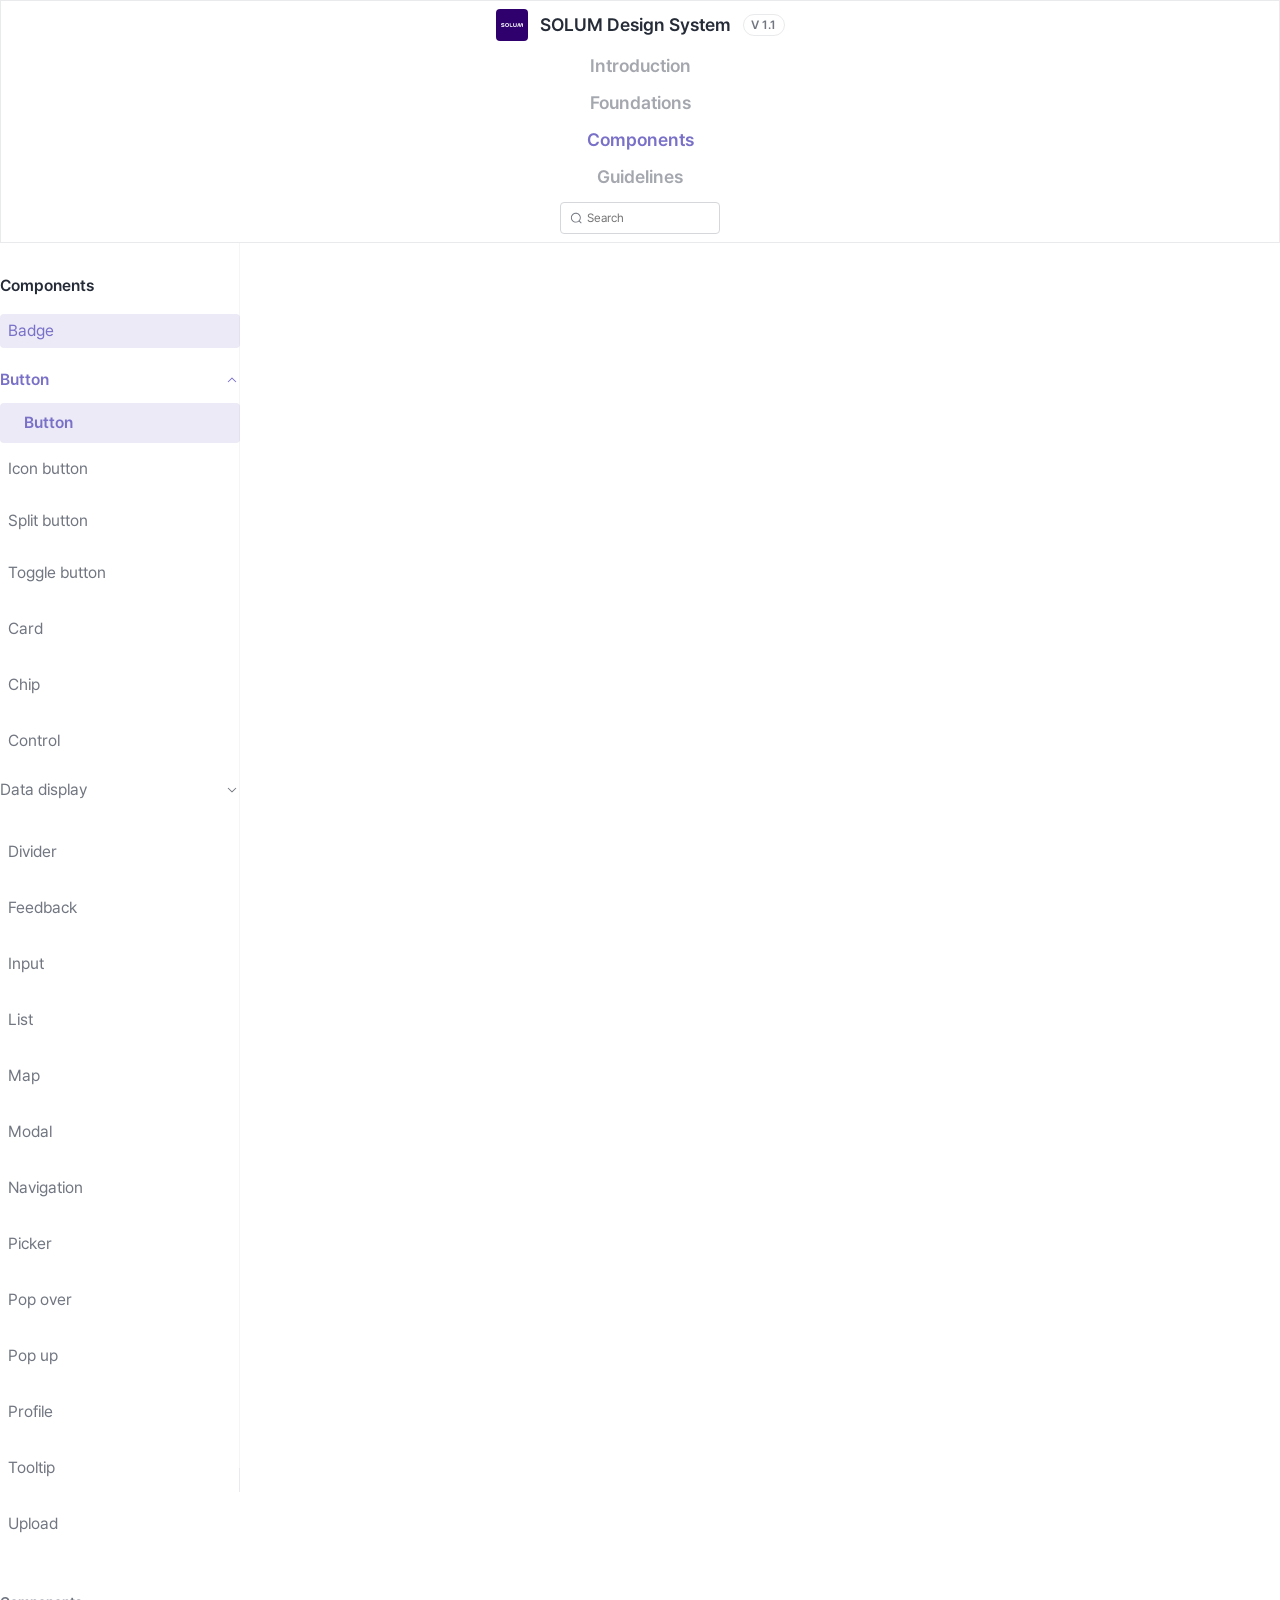
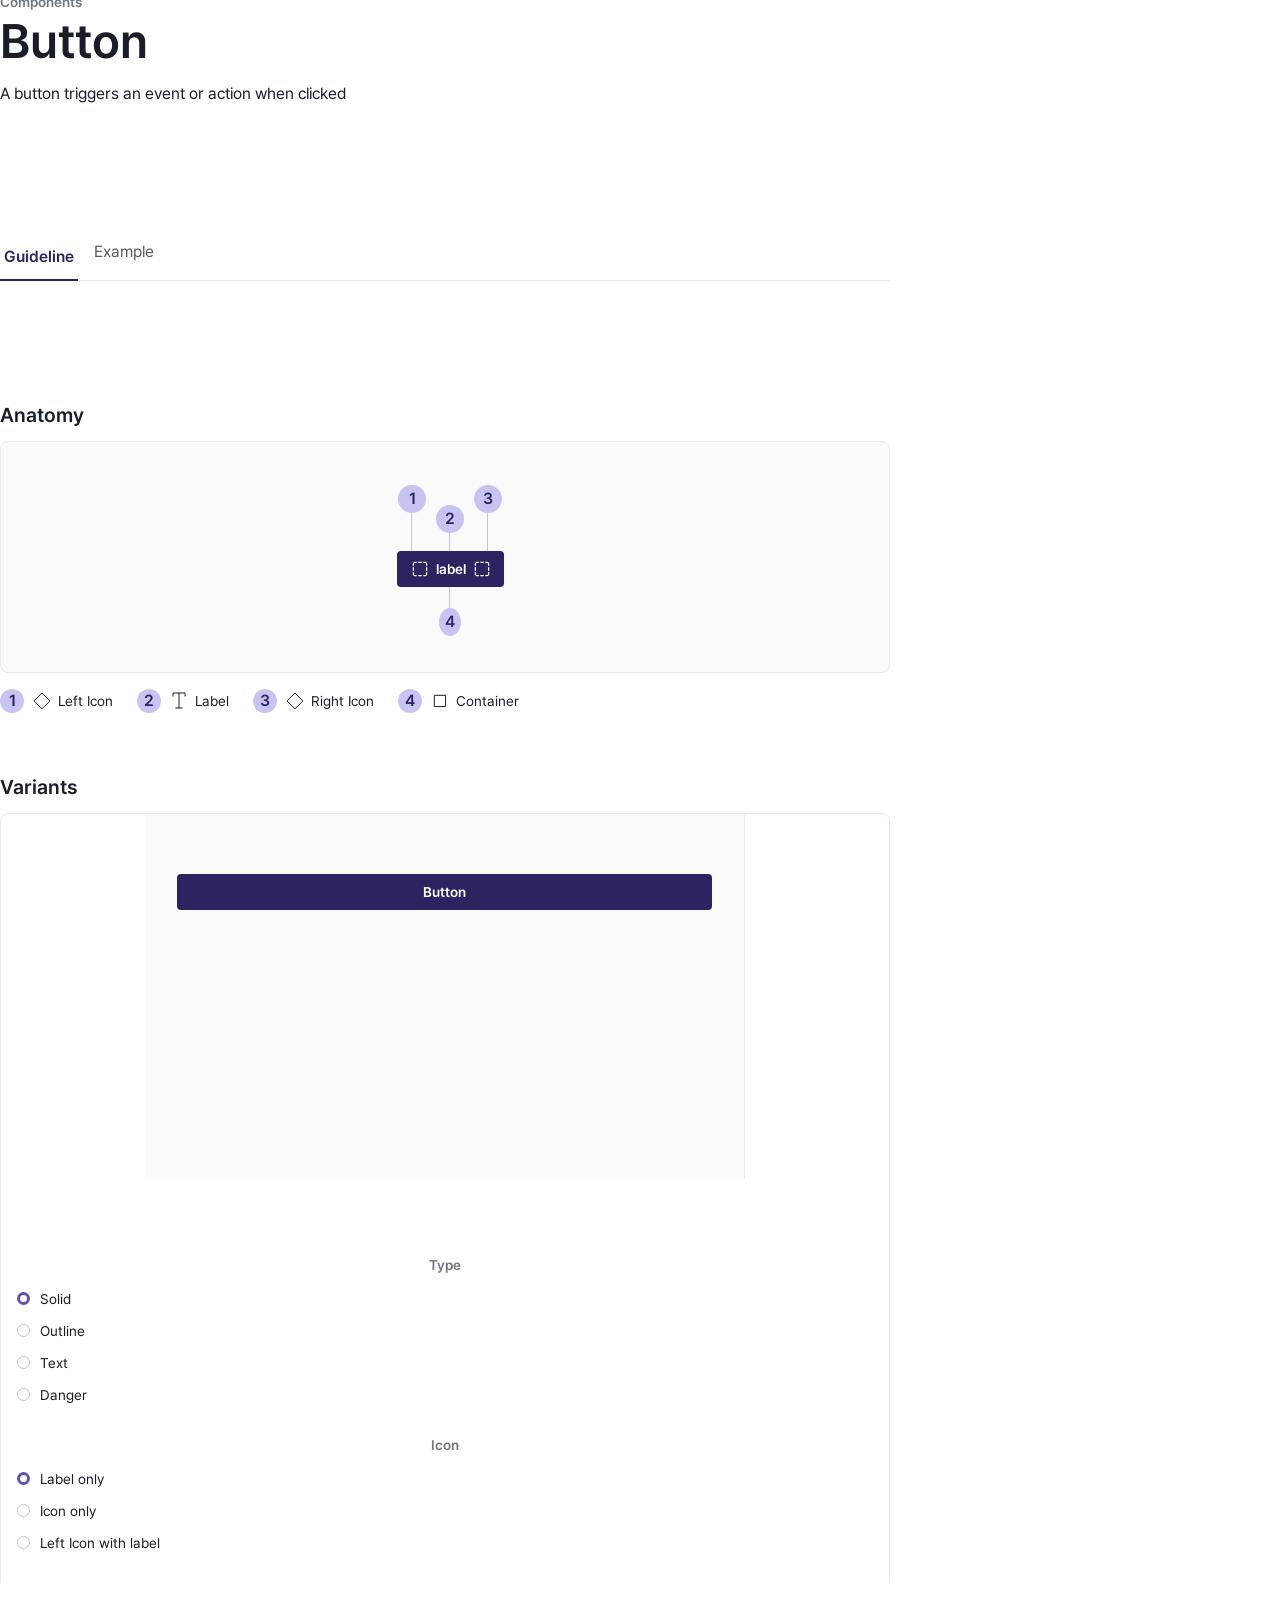
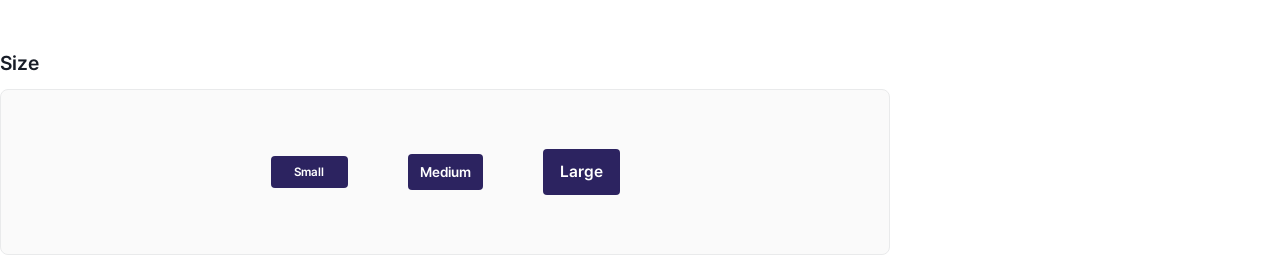
<file: website.html>
<!DOCTYPE html>
<html lang="ko">
<head>
  <meta charset="utf-8" />
  <meta name="viewport" content="width=device-width, initial-scale=1, shrink-to-fit=no">
  <title>SOLUM Design System</title>

  <link rel="stylesheet" href="css/reset.css" />
  <link rel="stylesheet" href="css/fonts.css" />
  <link rel="stylesheet" href="css/global.css" />
  <link rel="stylesheet" href="css/website.css" />

  <style>
    /* ── 인터랙션 추가 스타일 ── */

    /* 탭 */
    .tabs-text1, .tabs-text2 { cursor: pointer; transition: color 0.15s, border-color 0.15s; }
    .tabs-text2:hover { color: var(--primitive-brand-400); }
    .tab-content { display: none; }
    .tab-content.active { display: block; }

    /* 사이드바 메뉴 */
    .contents-text-sidebar2,
    .contents-text-sidebar3,
    .contents-text-sidebar4,
    .contents-text-sidebar5,
    .contents-text-sidebar6,
    .contents-text-sidebar7,
    .contents-text-sidebar8,
    .contents-text-sidebar9,
    .contents-text-sidebar10,
    .contents-text-sidebar11,
    .contents-text-sidebar12,
    .contents-text-sidebar13,
    .contents-text-sidebar14,
    .contents-text-sidebar15,
    .contents-text-sidebar16,
    .contents-text-sidebar17,
    .contents-text-sidebar18,
    .contents-text-sidebar19,
    .contents-text-sidebar20,
    .contents-text-sidebar21,
    .contents-text-sidebar22 {
      cursor: pointer;
      padding: 6px 8px;
      border-radius: 4px;
      transition: background 0.15s, color 0.15s;
    }
    .contents-text-sidebar2:hover,
    .contents-text-sidebar3:hover,
    .contents-text-sidebar4:hover,
    .contents-text-sidebar5:hover,
    .contents-text-sidebar6:hover,
    .contents-text-sidebar7:hover,
    .contents-text-sidebar8:hover,
    .contents-text-sidebar9:hover,
    .contents-text-sidebar10:hover,
    .contents-text-sidebar11:hover,
    .contents-text-sidebar12:hover,
    .contents-text-sidebar13:hover,
    .contents-text-sidebar14:hover,
    .contents-text-sidebar15:hover,
    .contents-text-sidebar16:hover,
    .contents-text-sidebar17:hover,
    .contents-text-sidebar18:hover,
    .contents-text-sidebar19:hover,
    .contents-text-sidebar20:hover,
    .contents-text-sidebar21:hover,
    .contents-text-sidebar22:hover {
      background: var(--primitive-opacity-brand-12);
      color: var(--primitive-brand-400);
    }
    .sidebar-item-active {
      color: var(--primitive-brand-400) !important;
      background-color: var(--primitive-opacity-brand-12) !important;
      border-radius: 4px;
    }

    /* 헤더 메뉴 */
    .header-text, .header-text-left { cursor: pointer; transition: color 0.15s; }
    .header-text:hover, .header-text-left:hover { color: var(--primitive-brand-400); }

    /* 검색창 */
    .header-input-search { cursor: text; }
    .search-input {
      border: none; outline: none; background: transparent;
      font-size: 12px; color: var(--primitive-neutral-500);
      font-family: var(--font-family-pretendard);
      width: 100%; flex-grow: 1;
    }

    /* 라디오 버튼 */
    .select-menu-item-a, .select-menu-item-b { cursor: pointer; }
    .select-menu-item-b:hover .select-menu-item-circle {
      border-color: var(--primitive-brand-400);
    }

    /* 아코디언 사이드바 */
    .sidebar-item-a, .sidebar-item-b { cursor: pointer; }
    .sidebar-submenu {
      overflow: hidden;
      max-height: 0;
      transition: max-height 0.25s ease;
    }
    .sidebar-submenu.open { max-height: 300px; }

    /* 페이지 전환 토스트 */
    .toast-notice {
      position: fixed; bottom: 24px; left: 50%; transform: translateX(-50%);
      background: var(--primitive-neutral-800); color: #fff;
      font-size: 14px; font-family: var(--font-family-pretendard);
      padding: 10px 20px; border-radius: 8px;
      opacity: 0; pointer-events: none;
      transition: opacity 0.3s;
      z-index: 999;
      white-space: nowrap;
    }
    .toast-notice.show { opacity: 1; }

    /* 검색 드롭다운 */
    .search-dropdown {
      position: absolute; top: 100%; left: 0; right: 0;
      background: #fff; border: 1px solid var(--primitive-neutral-200);
      border-radius: 4px; box-shadow: 0 4px 12px rgba(0,0,0,0.1);
      display: none; z-index: 100; margin-top: 4px;
    }
    .search-dropdown.show { display: block; }
    .search-dropdown-item {
      padding: 8px 12px; font-size: 14px; cursor: pointer;
      color: var(--primitive-neutral-800);
      font-family: var(--font-family-pretendard);
    }
    .search-dropdown-item:hover { background: var(--primitive-opacity-brand-12); color: var(--primitive-brand-400); }
    .header-input-search { position: relative; }
  </style>
</head>

<body>
  <header class="header">
    <div class="header-section">
      <img src="assets/header-logo.png" class="header-logo" />
      <p class="header-text-solum-design">SOLUM Design System</p>
      <button class="header-btn-badge hover-bright">V 1.1</button>
    </div>

    <div class="header-menu">
      <p class="header-text-left" onclick="showToast('Introduction 페이지로 이동')">Introduction</p>
      <p class="header-text" onclick="showToast('Foundations 페이지로 이동')">Foundations</p>
      <p class="header-text header-text-components" onclick="scrollToTop()">Components</p>
      <p class="header-text" onclick="showToast('Guidelines 페이지로 이동')">Guidelines</p>
    </div>

    <div class="header-input-search" onclick="focusSearch()">
      <object data="assets/header-ic-search.svg" class="icon-ic-responsive header-ic-search" type="image/svg+xml"></object>
      <input class="search-input" id="searchInput" placeholder="Search" oninput="handleSearch(this.value)" onblur="hideSearch()" />
      <div class="search-dropdown" id="searchDropdown">
        <div class="search-dropdown-item" onclick="selectSearch('Button')">Button</div>
        <div class="search-dropdown-item" onclick="selectSearch('Badge')">Badge</div>
        <div class="search-dropdown-item" onclick="selectSearch('Icon button')">Icon button</div>
        <div class="search-dropdown-item" onclick="selectSearch('Split button')">Split button</div>
        <div class="search-dropdown-item" onclick="selectSearch('Toggle button')">Toggle button</div>
        <div class="search-dropdown-item" onclick="selectSearch('Card')">Card</div>
        <div class="search-dropdown-item" onclick="selectSearch('Input')">Input</div>
        <div class="search-dropdown-item" onclick="selectSearch('Tooltip')">Tooltip</div>
      </div>
    </div>
  </header>

  <div class="contents">
    <div class="contents-sidebar">
      <div class="contents-sidebar-navi">
        <div class="contents-section1">
          <p class="contents-text-sidebar1 text1">Components</p>
          <p class="contents-text-sidebar2 sidebar-item-active" onclick="selectSidebar(this, 'Badge')">Badge</p>

          <!-- Button 그룹 (아코디언) -->
          <div class="sidebar-item-a sidebar-item1" onclick="toggleAccordion('btn-submenu', this)">
            <p class="sidebar-item-text1">Button</p>
            <object data="assets/sidebar-item/sidebar-item-ic-responsive1.svg" class="ic-responsive sidebar-item-ic-responsive1" type="image/svg+xml"></object>
          </div>

          <div class="sidebar-submenu open" id="btn-submenu">
            <div class="contents-sidebar-item text1" onclick="selectSidebar(this, 'Button')">Button</div>
            <p class="contents-text-sidebar3" onclick="selectSidebar(this, 'Icon button')">Icon button</p>
            <p class="contents-text-sidebar4" onclick="selectSidebar(this, 'Split button')">Split button</p>
            <p class="contents-text-sidebar5" onclick="selectSidebar(this, 'Toggle button')">Toggle button</p>
          </div>

          <p class="contents-text-sidebar6" onclick="selectSidebar(this, 'Card')">Card</p>
          <p class="contents-text-sidebar7" onclick="selectSidebar(this, 'Chip')">Chip</p>
          <p class="contents-text-sidebar8" onclick="selectSidebar(this, 'Control')">Control</p>

          <!-- Data display 그룹 (아코디언) -->
          <div class="sidebar-item-b sidebar-item2" onclick="toggleAccordion('data-submenu', this)">
            <p class="sidebar-item-text2">Data display</p>
            <object data="assets/sidebar-item/sidebar-item-ic-responsive2.svg" class="ic-responsive sidebar-item-ic-responsive2" type="image/svg+xml"></object>
          </div>

          <div class="sidebar-submenu" id="data-submenu">
            <p class="contents-text-sidebar9" onclick="selectSidebar(this, 'Data table')">Data table</p>
          </div>

          <p class="contents-text-sidebar10" onclick="selectSidebar(this, 'Divider')">Divider</p>
          <p class="contents-text-sidebar11" onclick="selectSidebar(this, 'Feedback')">Feedback</p>
          <p class="contents-text-sidebar12" onclick="selectSidebar(this, 'Input')">Input</p>
          <p class="contents-text-sidebar13" onclick="selectSidebar(this, 'List')">List</p>
          <p class="contents-text-sidebar14" onclick="selectSidebar(this, 'Map')">Map</p>
          <p class="contents-text-sidebar15" onclick="selectSidebar(this, 'Modal')">Modal</p>
          <p class="contents-text-sidebar16" onclick="selectSidebar(this, 'Navigation')">Navigation</p>
          <p class="contents-text-sidebar17" onclick="selectSidebar(this, 'Picker')">Picker</p>
          <p class="contents-text-sidebar18" onclick="selectSidebar(this, 'Pop over')">Pop over</p>
          <p class="contents-text-sidebar19" onclick="selectSidebar(this, 'Pop up')">Pop up</p>
          <p class="contents-text-sidebar20" onclick="selectSidebar(this, 'Profile')">Profile</p>
          <p class="contents-text-sidebar21" onclick="selectSidebar(this, 'Tooltip')">Tooltip</p>
          <p class="contents-text-sidebar22" onclick="selectSidebar(this, 'Upload')">Upload</p>
        </div>
      </div>
    </div>

    <div class="contents-contents">
      <div class="contents-title">
        <div class="contents-section2">
          <p class="contents-text-components text2">Components</p>
          <h1 class="contents-title-btn" id="pageTitle">Button</h1>
        </div>
        <p class="contents-text-a-btn-triggers" id="pageDesc">A button triggers an event or action when clicked</p>
      </div>

      <!-- 탭 -->
      <div class="tabs">
        <p class="tabs-text1 text1" id="tab-guideline" onclick="switchTab('guideline')">Guideline</p>
        <p class="tabs-text2" id="tab-example" onclick="switchTab('example')">Example</p>
      </div>

      <!-- Guideline 탭 콘텐츠 -->
      <div class="tab-content active" id="content-guideline">

        <div class="contents-section3">
          <p class="contents-text-a">Anatomy</p>
          <div class="contents-section4">
            <div class="contents-artwork1">
              <button class="btn-a btn6 hover-bright">
                <object data="assets/btn/btn-icon-ic.svg" class="btn-icon-ic-responsive-a btn-icon-ic1" type="image/svg+xml"></object>
                <p class="btn-label1">label</p>
                <object data="assets/btn/btn-icon-ic.svg" class="btn-icon-ic-responsive-a btn-icon-ic2" type="image/svg+xml"></object>
              </button>
              <div class="contents-group">
                <div class="contents-row1">
                  <div class="anatomy-label anatomy-label1">
                    <button class="btn-numbering anatomy-label-btn-numbering hover-bright">1</button>
                    <div class="line anatomy-label-line"></div>
                  </div>
                  <div class="contents-anatomy-label1">
                    <button class="btn-numbering contents-btn-numbering1 hover-bright">2</button>
                    <div class="line contents-line1"></div>
                  </div>
                  <div class="anatomy-label anatomy-label2">
                    <button class="btn-numbering anatomy-label-btn-numbering hover-bright">3</button>
                    <div class="line anatomy-label-line"></div>
                  </div>
                </div>
                <div class="contents-anatomy-label2">
                  <div class="line contents-line2"></div>
                  <button class="btn-numbering contents-btn-numbering2 hover-bright">4</button>
                </div>
              </div>
            </div>
            <div class="contents-section5">
              <div class="anatomy-item">
                <button class="anatomy-item-btn-numbering hover-bright">1</button>
                <div class="anatomy-item-name">
                  <object data="assets/anatomy-item-name/anatomy-item-type-icon.svg" class="anatomy-item-type-icon" type="image/svg+xml"></object>
                  <p class="anatomy-item-text">Left Icon</p>
                </div>
              </div>
              <div class="anatomy-item">
                <button class="anatomy-item-btn-numbering hover-bright">2</button>
                <div class="anatomy-item-name">
                  <object data="assets/anatomy-item-name/anatomy-item-type-icon2.svg" class="anatomy-item-type-icon" type="image/svg+xml"></object>
                  <p class="anatomy-item-text">Label</p>
                </div>
              </div>
              <div class="anatomy-item">
                <button class="anatomy-item-btn-numbering hover-bright">3</button>
                <div class="anatomy-item-name">
                  <object data="assets/anatomy-item-name/anatomy-item-type-icon.svg" class="anatomy-item-type-icon" type="image/svg+xml"></object>
                  <p class="anatomy-item-text">Right Icon</p>
                </div>
              </div>
              <div class="anatomy-item">
                <button class="anatomy-item-btn-numbering hover-bright">4</button>
                <div class="anatomy-item-name">
                  <object data="assets/anatomy-item-name/anatomy-item-type-icon4.svg" class="anatomy-item-type-icon" type="image/svg+xml"></object>
                  <p class="anatomy-item-text">Container</p>
                </div>
              </div>
            </div>
          </div>
        </div>

        <div class="contents-section6">
          <p class="contents-text-a contents-text-variants">Variants</p>
          <div class="card3">
            <div class="card-section1">
              <button class="card-btn hover-bright" id="variantPreviewBtn">Button</button>
            </div>
            <div class="card-section2">
              <div class="card-section3">
                <p class="card-text">Type</p>
                <div class="card-section4">
                  <div class="select-menu-item-a select-menu-item1" onclick="selectVariantType(this, 'Solid', 'var(--primitive-brand-800)', 'var(--primitive-common-white)', 'none')">
                    <div class="interaction select-menu-item-interaction1"></div>
                    <div class="select-menu-item-circle-radio"><div class="select-menu-item-circle-symbol"></div></div>
                    <p class="select-menu-item-text1">Solid</p>
                  </div>
                  <div class="select-menu-item-b select-menu-item2" onclick="selectVariantType(this, 'Outline', 'transparent', 'var(--primitive-brand-800)', '1px solid var(--primitive-brand-800)')">
                    <div class="interaction select-menu-item-interaction2"></div>
                    <div class="select-menu-item-circle"></div>
                    <p class="select-menu-item-text2">Outline</p>
                  </div>
                  <div class="select-menu-item-b select-menu-item3" onclick="selectVariantType(this, 'Text', 'transparent', 'var(--primitive-brand-800)', 'none')">
                    <div class="interaction select-menu-item-interaction2"></div>
                    <div class="select-menu-item-circle"></div>
                    <p class="select-menu-item-text2">Text</p>
                  </div>
                  <div class="select-menu-item-b select-menu-item4" onclick="selectVariantType(this, 'Danger', 'var(--primitive-red-600)', 'var(--primitive-common-white)', 'none')">
                    <div class="interaction select-menu-item-interaction2"></div>
                    <div class="select-menu-item-circle"></div>
                    <p class="select-menu-item-text2">Danger</p>
                  </div>
                </div>
              </div>
              <div class="card-section5">
                <p class="card-text">Icon</p>
                <div class="card-section6">
                  <div class="select-menu-item-a select-menu-item5" onclick="selectVariantIcon(this, 'Label only')">
                    <div class="interaction select-menu-item-interaction1"></div>
                    <div class="select-menu-item-circle-radio"><div class="select-menu-item-circle-symbol"></div></div>
                    <p class="select-menu-item-text1">Label only</p>
                  </div>
                  <div class="select-menu-item-b select-menu-item6" onclick="selectVariantIcon(this, 'Icon only')">
                    <div class="interaction select-menu-item-interaction2"></div>
                    <div class="select-menu-item-circle"></div>
                    <p class="select-menu-item-text2">Icon only</p>
                  </div>
                  <div class="select-menu-item-b select-menu-item7" onclick="selectVariantIcon(this, 'Left Icon with label')">
                    <div class="interaction select-menu-item-interaction2"></div>
                    <div class="select-menu-item-circle"></div>
                    <p class="select-menu-item-text2">Left Icon with label</p>
                  </div>
                </div>
              </div>
            </div>
          </div>
        </div>

        <!-- 나머지 기존 HTML 콘텐츠 그대로 유지 -->
        <div class="contents-section7">
          <p class="contents-text-b">Size</p>
          <div class="contents-artwork2">
            <button class="btn-b contents-btn1 hover-bright">Small</button>
            <button class="contents-btn2 text2 hover-bright btn1">Medium</button>
            <button class="contents-btn3 text1 btn1 hover-bright">Large</button>
          </div>
        </div>

      </div>

      <!-- Example 탭 콘텐츠 -->
      <div class="tab-content" id="content-example">
        <div style="padding: 40px 0; color: var(--primitive-neutral-500); font-family: var(--font-family-pretendard); font-size: 16px;">
          <p style="margin-bottom: 24px; font-weight: 600; color: var(--primitive-neutral-900); font-size: 20px;">Button 사용 예시</p>
          <div style="display: flex; gap: 16px; flex-wrap: wrap; margin-bottom: 40px;">
            <button style="background: var(--primitive-brand-800); color: #fff; padding: 8px 16px; border-radius: 4px; font-family: var(--font-family-pretendard); font-weight: 600; cursor: pointer;" class="hover-bright">Solid Button</button>
            <button style="background: transparent; color: var(--primitive-brand-800); padding: 8px 16px; border-radius: 4px; border: 1px solid var(--primitive-brand-800); font-family: var(--font-family-pretendard); font-weight: 600; cursor: pointer;" class="hover-bright">Outline Button</button>
            <button style="background: transparent; color: var(--primitive-brand-800); padding: 8px 16px; border-radius: 4px; font-family: var(--font-family-pretendard); font-weight: 600; cursor: pointer;" class="hover-bright">Text Button</button>
            <button style="background: var(--primitive-red-600); color: #fff; padding: 8px 16px; border-radius: 4px; font-family: var(--font-family-pretendard); font-weight: 600; cursor: pointer;" class="hover-bright">Danger Button</button>
          </div>
          <p style="color: var(--primitive-neutral-400); font-size: 14px;">실제 사용 화면에서의 Button 컴포넌트 예시입니다.</p>
        </div>
      </div>

    </div>
  </div>

  <!-- 토스트 메시지 -->
  <div class="toast-notice" id="toast"></div>

  <script>
    // ── 탭 전환 ──────────────────────────────────────────
    function switchTab(tab) {
      document.querySelectorAll('.tab-content').forEach(el => el.classList.remove('active'));
      document.getElementById('content-' + tab).classList.add('active');

      // 탭 스타일
      const g = document.getElementById('tab-guideline');
      const e = document.getElementById('tab-example');
      if (tab === 'guideline') {
        g.className = 'tabs-text1 text1';
        e.className = 'tabs-text2';
      } else {
        e.className = 'tabs-text1 text1';
        g.className = 'tabs-text2';
      }
    }

    // ── 사이드바 선택 ─────────────────────────────────────
    let activeSidebarItem = null;
    function selectSidebar(el, name) {
      if (activeSidebarItem) activeSidebarItem.classList.remove('sidebar-item-active');
      el.classList.add('sidebar-item-active');
      activeSidebarItem = el;
      showToast(name + ' 페이지로 이동');
    }

    // ── 사이드바 아코디언 ─────────────────────────────────
    function toggleAccordion(id, btn) {
      const sub = document.getElementById(id);
      sub.classList.toggle('open');
    }

    // ── Variants 라디오 (Type) ────────────────────────────
    function selectVariantType(el, label, bg, color, border) {
      // 이전 선택 초기화
      document.querySelectorAll('.card-section4 .select-menu-item-a, .card-section4 .select-menu-item-b').forEach(item => {
        item.className = item.className.replace('select-menu-item-a', 'select-menu-item-b');
        const radio = item.querySelector('.select-menu-item-circle-radio');
        if (radio) {
          radio.outerHTML = '<div class="select-menu-item-circle"></div>';
        }
      });

      // 선택된 항목 활성화
      el.className = el.className.replace('select-menu-item-b', 'select-menu-item-a');

      // 프리뷰 버튼 스타일 변경
      const btn = document.getElementById('variantPreviewBtn');
      btn.style.backgroundColor = bg;
      btn.style.color = color;
      btn.style.border = border;
      btn.textContent = label;
    }

    // ── Variants 라디오 (Icon) ────────────────────────────
    function selectVariantIcon(el, label) {
      showToast(label + ' 선택됨');
    }

    // ── 검색 ─────────────────────────────────────────────
    function focusSearch() {
      document.getElementById('searchInput').focus();
    }

    function handleSearch(val) {
      const dd = document.getElementById('searchDropdown');
      if (val.length > 0) {
        dd.classList.add('show');
        // 필터링
        dd.querySelectorAll('.search-dropdown-item').forEach(item => {
          item.style.display = item.textContent.toLowerCase().includes(val.toLowerCase()) ? 'block' : 'none';
        });
      } else {
        dd.classList.remove('show');
      }
    }

    function hideSearch() {
      setTimeout(() => document.getElementById('searchDropdown').classList.remove('show'), 200);
    }

    function selectSearch(name) {
      document.getElementById('searchInput').value = name;
      document.getElementById('searchDropdown').classList.remove('show');
      showToast(name + ' 검색됨');
    }

    // ── 토스트 메시지 ─────────────────────────────────────
    let toastTimer = null;
    function showToast(msg) {
      const t = document.getElementById('toast');
      t.textContent = msg;
      t.classList.add('show');
      if (toastTimer) clearTimeout(toastTimer);
      toastTimer = setTimeout(() => t.classList.remove('show'), 2000);
    }

    // ── 스크롤 최상단 ─────────────────────────────────────
    function scrollToTop() {
      window.scrollTo({ top: 0, behavior: 'smooth' });
    }
  </script>
</body>
</html>
</file>
<file: css/fonts.css>
/* fonts definitions */

@font-face {
	font-family: 'Pretendard';
	font-style: normal;
	font-weight: 600;
	src: url(../fonts/pretendard-semi-bold.otf);
}


@font-face {
	font-family: 'Pretendard';
	font-style: normal;
	font-weight: 400;
	src: url(../fonts/pretendard-jp-regular.otf);
}
</file>
<file: css/global.css>
:root {
	/* color variables */
	--primitive-common-white: #fff;
	--primitive-common-black: #000;
	--primitive-neutral-25: #fdfdfd;
	--primitive-neutral-50: #fafafa;
	--primitive-neutral-100: #f5f5f5;
	--primitive-neutral-300: #d5d7da;
	--primitive-neutral-400: #a4a7ae;
	--primitive-neutral-500: #717680;
	--primitive-neutral-600: #535862;
	--primitive-neutral-700: #414651;
	--primitive-neutral-800: #252b37;
	--primitive-neutral-900: #181d27;
	--primitive-brand-50: #efeffa;
	--primitive-brand-100: #dedef5;
	--primitive-brand-200: #c7c4f1;
	--primitive-brand-300: #9a94d9;
	--primitive-brand-400: #7970c8;
	--primitive-brand-500: #5d52b0;
	--primitive-brand-600: #4a4198;
	--primitive-brand-700: #3a3078;
	--primitive-brand-800: #2c2360;
	--primitive-red-100: #fdf3f2;
	--primitive-red-200: #ffdad7;
	--primitive-red-300: #ffaaaf;
	--primitive-red-400: #f08086;
	--primitive-red-500: #e76067;
	--primitive-red-600: #b84451;
	--primitive-red-700: #84313b;
	--primitive-green-100: #ecf7ef;
	--primitive-green-700: #236340;
	--primitive-yellow-100: #fef6eb;
	--primitive-yellow-700: #b37101;
	--primitive-green-200: #cfedd7;
	--primitive-green-300: #9fdfb1;
	--primitive-green-400: #70cc8a;
	--primitive-green-500: #46b766;
	--primitive-green-600: #3d8a53;
	--primitive-yellow-200: #fee0bd;
	--primitive-yellow-300: #fbbe74;
	--primitive-yellow-400: #efa749;
	--primitive-yellow-500: #d79300;
	--primitive-yellow-600: #c08504;
	--primitive-brand-25: #fafafc;
	--primitive-opacity-black-8: rgba(0, 0, 0, 0.08);
	--primitive-opacity-black-12: rgba(0, 0, 0, 0.12);
	--primitive-opacity-black-16: rgba(0, 0, 0, 0.16);
	--primitive-opacity-black-24: rgba(0, 0, 0, 0.24);
	--primitive-opacity-black-36: rgba(0, 0, 0, 0.36);
	--primitive-opacity-black-50: rgba(0, 0, 0, 0.5);
	--primitive-opacity-black-80: rgba(0, 0, 0, 0.8);
	--primitive-opacity-black-4: rgba(0, 0, 0, 0.04);
	--primitive-teal-100: #e9f4f4;
	--primitive-teal-200: #ceebeb;
	--primitive-teal-300: #9dd6d6;
	--primitive-teal-400: #6dc3c3;
	--primitive-teal-500: #04b2b3;
	--primitive-orange-500: #e87338;
	--primitive-orange-400: #f98a54;
	--primitive-orange-300: #ffa475;
	--primitive-orange-100: #ffede4;
	--primitive-orange-200: #fcceb6;
	--primitive-light-blue-100: #e3f0f7;
	--primitive-light-blue-200: #c2e6f7;
	--primitive-light-blue-300: #7bccf5;
	--primitive-light-blue-400: #5cb3df;
	--primitive-light-blue-500: #3e9bca;
	--primitive-opacity-white-4: rgba(255, 255, 255, 0.04);
	--primitive-opacity-white-8: rgba(255, 255, 255, 0.08);
	--primitive-opacity-white-12: rgba(255, 255, 255, 0.12);
	--primitive-opacity-white-16: rgba(255, 255, 255, 0.16);
	--primitive-opacity-white-24: rgba(255, 255, 255, 0.24);
	--primitive-opacity-white-36: rgba(255, 255, 255, 0.36);
	--primitive-opacity-white-50: rgba(255, 255, 255, 0.5);
	--primitive-opacity-white-96: rgba(255, 255, 255, 0.96);
	--primitive-opacity-black-60: rgba(0, 0, 0, 0.6);
	--primitive-opacity-white-60: rgba(255, 255, 255, 0.6);
	--primitive-pink-100: #fff2fc;
	--primitive-pink-200: #f9cdef;
	--primitive-pink-300: #f4a0e1;
	--primitive-pink-400: #e56ecb;
	--primitive-pink-500: #c54daa;
	--primitive-indigo-100: #e8ecfe;
	--primitive-indigo-200: #d2dafa;
	--primitive-indigo-400: #6683ee;
	--primitive-indigo-300: #99aaec;
	--primitive-indigo-500: #405fd2;
	--primitive-purple-100: #f6edf9;
	--primitive-purple-200: #e3bff0;
	--primitive-purple-300: #c789dd;
	--primitive-purple-400: #b162cd;
	--primitive-purple-500: #9450ac;
	--primitive-teal-600: #0b9b9b;
	--primitive-teal-700: #097c7c;
	--primitive-light-blue-600: #2483b3;
	--primitive-light-blue-700: #16658d;
	--primitive-indigo-600: #2346c5;
	--primitive-indigo-700: #273f97;
	--primitive-pink-600: #a63380;
	--primitive-pink-700: #771a62;
	--primitive-purple-600: #773d8c;
	--primitive-purple-700: #5d2e6d;
	--primitive-orange-600: #d05b21;
	--primitive-orange-700: #b04d1b;
	--primitive-opacity-black-96: rgba(0, 0, 0, 0.96);
	--primitive-opacity-white-80: rgba(255, 255, 255, 0.8);
	--primitive-opacity-white-90: rgba(255, 255, 255, 0.9);
	--primitive-opacity-white-70: rgba(255, 255, 255, 0.7);
	--primitive-opacity-black-90: rgba(0, 0, 0, 0.9);
	--primitive-opacity-black-70: rgba(0, 0, 0, 0.7);
	--semantic-surface-base: var(--primitive-common-white);
	--semantic-gnb-bg: var(--primitive-brand-800);
	--semantic-gnb-sidebar-item: var(--primitive-brand-600);
	--semantic-gnb-icon: var(--primitive-neutral-900);
	--semantic-text-primary: var(--primitive-neutral-900);
	--primitive-opacity-white-0: rgba(255, 255, 255, 0);
	--primitive-opacity-black-0: rgba(0, 0, 0, 0);
	--semantic-text-primary-variant: var(--primitive-neutral-800);
	--semantic-text-secondary: var(--primitive-neutral-700);
	--semantic-text-secondary-variant: var(--primitive-neutral-600);
	--semantic-text-tertiary: var(--primitive-neutral-500);
	--semantic-text-disabled: var(--primitive-neutral-400);
	--semantic-surface-elevated: var(--primitive-common-white);
	--semantic-surface-grouped-base: #f6f7f8;
	--semantic-surface-grouped-contents: var(--primitive-common-white);
	--semantic-dimed-basic: var(--primitive-opacity-black-50);
	--semantic-border-basic: var(--primitive-neutral-300);
	--semantic-border-divider300: var(--primitive-neutral-300);
	--semantic-pressed-thick: var(--primitive-opacity-black-8);
	--semantic-pressed-basic: var(--primitive-opacity-black-4);
	--semantic-pressed-thin: var(--primitive-opacity-black-0);
	--semantic-shadow-basic-1: var(--primitive-opacity-black-4);
	--semantic-shadow-basic-2: var(--primitive-opacity-black-8);
	--semantic-shadow-basic-3: var(--primitive-opacity-black-12);
	--primitive-opacity-brand-0: rgba(93, 82, 176, 0);
	--primitive-opacity-brand-12: rgba(93, 82, 176, 0.12);
	--primitive-opacity-brand-24: rgba(93, 82, 176, 0.24);
	--primitive-opacity-brand-36: rgba(93, 82, 176, 0.36);
	--primitive-opacity-brand-60: rgba(93, 82, 176, 0.6);
	--primitive-opacity-brand-80: rgba(93, 82, 176, 0.8);
	--primitive-opacity-red-0: rgba(231, 96, 103, 0);
	--primitive-opacity-red-12: rgba(231, 96, 103, 0.12);
	--primitive-opacity-red-24: rgba(231, 96, 103, 0.24);
	--primitive-opacity-red-36: rgba(231, 96, 103, 0.36);
	--primitive-opacity-red-60: rgba(231, 96, 103, 0.6);
	--primitive-opacity-red-80: rgba(231, 96, 103, 0.8);
	--primitive-opacity-orange-0: rgba(249, 138, 84, 0);
	--primitive-opacity-orange-12: rgba(249, 138, 84, 0.12);
	--primitive-opacity-orange-24: rgba(249, 138, 84, 0.24);
	--primitive-opacity-orange-36: rgba(249, 138, 84, 0.36);
	--primitive-opacity-orange-60: rgba(249, 138, 84, 0.6);
	--primitive-opacity-orange-80: rgba(249, 138, 84, 0.8);
	--primitive-opacity-yellow-0: rgba(239, 167, 73, 0);
	--primitive-opacity-yellow-12: rgba(239, 167, 73, 0.12);
	--primitive-opacity-yellow-24: rgba(239, 167, 73, 0.24);
	--primitive-opacity-yellow-36: rgba(239, 167, 73, 0.36);
	--primitive-opacity-yellow-60: rgba(239, 167, 73, 0.6);
	--primitive-opacity-yellow-80: rgba(239, 167, 73, 0.8);
	--primitive-opacity-green-0: rgba(70, 183, 102, 0);
	--primitive-opacity-green-12: rgba(70, 183, 102, 0.12);
	--primitive-opacity-green-24: rgba(70, 183, 102, 0.24);
	--primitive-opacity-green-36: rgba(70, 183, 102, 0.36);
	--primitive-opacity-green-60: rgba(70, 183, 102, 0.6);
	--primitive-opacity-green-80: rgba(70, 183, 102, 0.8);
	--semantic-gnb-icon-2: var(--primitive-common-white);
	--primitive-opacity-teal-0: rgba(4, 178, 179, 0);
	--primitive-opacity-teal-12: rgba(4, 178, 179, 0.12);
	--primitive-opacity-teal-24: rgba(4, 178, 179, 0.24);
	--primitive-opacity-teal-36: rgba(4, 178, 179, 0.36);
	--primitive-opacity-teal-60: rgba(4, 178, 179, 0.6);
	--primitive-opacity-teal-80: rgba(4, 178, 179, 0.8);
	--primitive-opacity-light-blue-0: rgba(62, 155, 202, 0);
	--primitive-opacity-light-blue-12: rgba(62, 155, 202, 0.12);
	--primitive-opacity-light-blue-24: rgba(62, 155, 202, 0.24);
	--primitive-opacity-light-blue-36: rgba(62, 155, 202, 0.36);
	--primitive-opacity-light-blue-60: rgba(62, 155, 202, 0.6);
	--primitive-opacity-light-blue-80: rgba(62, 155, 202, 0.8);
	--primitive-opacity-indigo-0: rgba(64, 95, 210, 0);
	--primitive-opacity-indigo-12: rgba(64, 95, 210, 0.12);
	--primitive-opacity-indigo-24: rgba(64, 95, 210, 0.24);
	--primitive-opacity-indigo-36: rgba(64, 95, 210, 0.36);
	--primitive-opacity-indigo-60: rgba(64, 95, 210, 0.6);
	--primitive-opacity-indigo-80: rgba(64, 95, 210, 0.8);
	--primitive-opacity-pink-0: rgba(197, 77, 170, 0);
	--primitive-opacity-pink-12: rgba(197, 77, 170, 0.12);
	--primitive-opacity-pink-24: rgba(197, 77, 170, 0.24);
	--primitive-opacity-pink-36: rgba(197, 77, 170, 0.36);
	--primitive-opacity-pink-60: rgba(197, 77, 170, 0.6);
	--primitive-opacity-pink-80: rgba(197, 77, 170, 0.8);
	--primitive-opacity-purple-0: rgba(148, 80, 172, 0);
	--primitive-opacity-purple-12: rgba(148, 80, 172, 0.12);
	--primitive-opacity-purple-24: rgba(148, 80, 172, 0.24);
	--primitive-opacity-purple-36: rgba(148, 80, 172, 0.36);
	--primitive-opacity-purple-60: rgba(148, 80, 172, 0.6);
	--primitive-opacity-purple-80: rgba(148, 80, 172, 0.8);
	--semantic-icon-action-bar-system-alert: var(--primitive-red-500);
	--semantic-icon-action-bar-device-low-battery: var(--primitive-yellow-500);
	--semantic-icon-action-bar-device-good: var(--primitive-green-500);
	--semantic-icon-action-bar-device-connected: var(--primitive-light-blue-500);
	--semantic-icon-action-bar-system-warning: var(--primitive-yellow-500);
	--semantic-icon-action-bar-system-danger-error: var(--primitive-red-600);
	--semantic-icon-action-bar-device-warning: var(--primitive-orange-400);
	--semantic-icon-action-bar-system-success-good: var(--primitive-green-500);
	--semantic-icon-action-bar-system-info: var(--primitive-light-blue-500);
	--semantic-icon-action-bar-device-disconnected: var(--primitive-red-500);
	--semantic-icon-trigger-enabled: var(--primitive-neutral-500);
	--semantic-text-focused: var(--primitive-brand-500);
	--semantic-text-error: var(--primitive-red-600);
	--semantic-text-success: var(--primitive-green-600);
	--semantic-icon-trigger-disabled: var(--primitive-neutral-300);
	--primitive-neutral-200: #e9eaeb;
	--semantic-border-divider200: var(--primitive-neutral-200);

	/* string variables */
	--font-family-pretendard: "Pretendard";

	/* number variables */
	--font-size-display-md: 48px;
	--font-size-display-sm: 44px;
	--font-size-text-xl: 20px;
	--font-size-text-lg: 18px;
	--font-size-text-md: 16px;
	--font-size-text-sm: 14px;
	--font-weight-semibold: 600px;
	--font-weight-regular: 400px;
	--line-height-display-md: 52px;
	--line-height-display-sm: 48px;
	--line-height-text-xl: 26px;
	--line-height-text-lg: 24px;
	--line-height-text-md: 22px;
	--line-height-text-sm: 20px;
	--font-size-display-lg: 56px;
	--line-height-display-lg: 60px;
	--primitive-radius-12: 12px;
	--primitive-radius-8: 8px;
	--font-size-text-xs: 12px;
	--line-height-text-xs: 14px;
	--primitive-radius-4: 4px;
	--gap-16: 16px;
	--padding-30: 30px;
	--padding-24: 24px;
	--gap-4: 4px;
	--padding-12: 12px;
	--padding-8: 8px;
	--padding-4: 4px;
	--gap-8: 8px;
	--gap-12: 12px;
	--padding-16: 16px;
	--primitive-radius-2: 2px;
	--primitive-radius-10000: 10000px;
	--gap-2: 2px;
	--font-size-text-xxs: 11px;
	--line-height-text-xxs: 13px;
	--gap-24: 24px;
	--gap-30: 30px;
	--primitive-opacity-4: 4px;
	--primitive-opacity-8: 8px;
	--primitive-opacity-12: 12px;
	--primitive-opacity-16: 16px;
	--primitive-opacity-24: 24px;
	--primitive-opacity-36: 36px;
	--primitive-opacity-50: 50px;
	--primitive-opacity-80: 80px;
	--primitive-opacity-96: 96px;
	--primitive-opacity-60: 60px;
	--primitive-opacity-70: 70px;
	--padding-2: 2px;
	--padding-6: 6px;
	--padding-10: 10px;
	--gap-10: 10px;
	--gap-6: 6px;
	--padding-20: 20px;
	--gap-20: 20px;
	--tree-indent-sm: 0px;
	--tree-indent-md: 0px;
	--tree-indent-lg: 0px;
	--line-height-headline-sm: 28px;
	--line-height-headline-md: 32px;
	--line-height-headline-lg: 36px;
	--line-height-headline-xl: 40px;
	--font-size-headline-xl: 36px;
	--font-size-headline-lg: 32px;
	--font-size-headline-md: 28px;
	--font-size-headline-sm: 24px;
	--gap-60: 60px;
	--page-size-max-width: 2560px;
	--page-size-min-width: 1416px;
	--gap-36: 36px;
	--gap-42: 42px;
	--gap-48: 48px;
	--font-size-display-xs: 40px;
	--line-height-display-xs: 44px;
	--padding-36: 36px;
	--padding-42: 42px;
	--padding-48: 48px;
	--padding-60: 60px;
	--padding-18: 18px;
	--gap-18: 18px;
	--padding-14: 14px;
	--gap-14: 14px;
	--primitive-radius-6: 6px;
	--primitive-opacity-90: 90px;
	--line-height-text-xs-2line: 16px;
	--gap-56: 56px;
	--font-size-text-xxxs: 10px;
	--line-height-text-xxxs: 11px;
	--primitive-radius-1: 1px;
	--primitive-radius-base: var(--primitive-radius-4);

	/* responsive margins / paddings */
	--margin-sm: 16px;
	--margin-md: 32px;
}

* {
	--min-screen-size: 430;
	--max-screen-size: 1920;
	--interpolate-diff: calc(var(--max-font-size) - var(--min-font-size));
	--interpolate: clamp(calc(var(--min-font-size) * 1px), calc((var(--min-font-size) * 1px) + var(--interpolate-diff) * ((100vw - calc(var(--min-screen-size) * 1px)) / (var(--max-screen-size) - var(--min-screen-size)))), calc(var(--max-font-size) * 1px));
}

html {
	height: 100%;
	font-size: 16px;
}



/* text utility classes */

.text1 {
	font-size: 16px;
	font-family: var(--font-family-pretendard);
	font-style: normal;
	font-weight: 600;
	line-height: 1.375;
	letter-spacing: 0px;
}

.text2 {
	font-size: 14px;
	font-style: normal;
	line-height: 1.429;
	letter-spacing: 0px;
}

.sub-text-primitive-neutral-500 {
	color: var(--primitive-neutral-500);
	font-family: 'Pretendard';
}



/* ui objects utility classes */

.input {
	border: 1px solid var(--primitive-neutral-200);
	border-radius: 8px;
}

.card1 {
	display: flex;
	flex-direction: column;
	padding: var(--padding-48);
	border: 1px solid var(--primitive-neutral-200);
	border-radius: var(--primitive-radius-8);
}

.btn1 {
	display: flex;
	background-color: var(--primitive-brand-800);
	padding: 0 12px;
	border-radius: 4px;
}



/* button hover utility classes */

.hover-bright:hover {
	filter: brightness(1.2);
}
</file>
<file: css/website.css>
body {
	container: body / inline-size;
	min-height: 100%;
	display: flex;
	flex-direction: column;
	letter-spacing: 0px;
	background-color: var(--primitive-common-white);
	overflow: auto;
}

.icon-ic-responsive {
	width: 14px; height: 14px;
	justify-content: center;
	flex-shrink: 0;
}

.ic-responsive {
	width: 16px; height: 16px;
	justify-content: center;
	flex-shrink: 0;
}

.contents-text-a {
	color: var(--primitive-neutral-900);
	font-size: 20px;
	font-family: 'Pretendard';
	font-weight: 600;
	line-height: 1.4;
}

.btn-numbering {
	width: 100%; height: 28px;
	max-width: 28px;
	display: flex;
	justify-content: center;
	flex-shrink: 0;
	font-style: normal;
	letter-spacing: 0px;
	text-align: center;
	background-color: var(--primitive-brand-200);
	padding: 3px 6px;
	border-radius: 50%;
}

.line {
	opacity: 0.24;
	margin-left: -1px;
	width: 100%;
	max-width: 0;
	flex-shrink: 0;
	border-left: 1px solid var(--primitive-brand-800);
}

.card-text {
	color: var(--primitive-neutral-500);
	font-weight: 600;
}



/* select-menu-item-a */

.select-menu-item-a {
	position: relative;
	display: flex;
	align-items: flex-start;
	gap: 10px;
	padding: 6px 3px;
}

.select-menu-item-circle-radio {
	position: relative; z-index: 1;
	margin-top: 3px;
	width: 13px; height: 13px;
	flex-shrink: 0;
	background-color: var(--primitive-brand-500);
	padding: 3px;
	border-radius: var(--primitive-radius-10000);
}

.select-menu-item-circle-symbol {
	width: 100%; height: 7px;
	max-width: 7px;
	background-color: var(--primitive-common-white);
	border-radius: 50%;
}

.select-menu-item-text1 {
	position: relative; z-index: 2;
	text-align: left;
}
/* end select-menu-item-a*/


.interaction {
	position: absolute; top: 0; left: 0; right: 0; 
	height: 32px;
	background-color: var(--primitive-opacity-black-0);
}



/* select-menu-item-b */

.select-menu-item-b {
	position: relative;
	display: flex;
	align-items: flex-start;
	gap: 10px;
	padding: 6px 3px;
}

.select-menu-item-circle {
	position: relative; z-index: 1;
	margin-top: 3px;
	width: 13px; height: 13px;
	flex-shrink: 0;
	border: 1px solid var(--primitive-opacity-black-24);
	border-radius: var(--primitive-radius-10000);
}

.select-menu-item-text2 {
	position: relative; z-index: 2;
	text-align: left;
}
/* end select-menu-item-b*/


.contents-text-b {
	color: var(--primitive-neutral-900);
	font-size: 20px;
	font-family: 'Pretendard';
	line-height: 1.4;
}

.btn-b {
	width: 100px;
	display: flex;
	justify-content: center;
	flex-shrink: 0;
	font-size: 12px;
	font-style: normal;
	font-weight: 600;
	line-height: 1.167;
	letter-spacing: 0px;
	text-align: center;
	padding: 9px 11px;
	border-radius: 4px;
}

.text-a {
	flex-grow: 1;
	color: var(--primitive-neutral-500);
	font-size: 14px;
	line-height: 1.429;
	text-align: left;
}

.contents-text-c {
	font-size: 20px;
	line-height: 1.4;
}

.contents-text-d {
	font-size: 16px;
	line-height: 1.375;
}



/* example-header-a */

.example-header-a {
	display: flex;
	align-items: flex-start;
	gap: 8px;
	color: var(--primitive-green-600);
	font-size: 16px;
	line-height: 1.375;
	letter-spacing: -0.3px;
	padding-bottom: 14px;
	border-bottom: 2px solid var(--primitive-green-600);
}

.example-header-text1 {
	margin-top: 1px;
	flex-grow: 1;
	text-align: left;
}
/* end example-header-a*/


.ic-dont {
	width: 24px; height: 24px;
	flex-shrink: 0;
}

.img {
	border: 1px solid var(--primitive-neutral-200);
	border-radius: 8px;
}

.text-symbol {
	color: var(--primitive-neutral-500);
	font-size: 14px;
	font-weight: 400;
	line-height: 1.429;
}

.contents-text-e {
	color: var(--primitive-neutral-900);
	font-size: 16px;
	font-family: 'Pretendard';
	font-weight: 600;
	line-height: 1.375;
}



/* example-header-b */

.example-header-b {
	display: flex;
	align-items: flex-start;
	gap: 8px;
	font-size: 16px;
	font-weight: 600;
	line-height: 1.375;
	letter-spacing: -0.3px;
	padding-bottom: 14px;
}

.example-header-text2 {
	margin-top: 1px;
	flex-grow: 1;
	text-align: left;
}
/* end example-header-b*/




/* table-cell */

.table-cell {
	container: table-cell1 / inline-size;
	margin: 0 -1px;
	gap: var(--padding-8);
	padding: var(--padding-12);
	border-bottom: 1px solid var(--semantic-border-divider200);
}



/* btn-e */

.btn-e {
	margin: 0 auto;
	width: 100%;
	min-width: 64px;
	display: flex;
	align-items: center;
	justify-content: center;
	gap: var(--gap-6);
	letter-spacing: 0px;
	text-align: unset;
	padding: var(--padding-8) var(--padding-12);
	border-radius: var(--primitive-radius-4);
}

.btn-icon-ic-responsive-c {
	width: 20px; height: 20px;
	justify-content: center;
	flex-shrink: 0;
}

.btn-label4 {
	text-align: center;
}
/* end btn-e*/

/* end table-cell*/


.contents-text-f {
	color: var(--primitive-neutral-900);
	font-size: 16px;
	font-family: 'Pretendard';
	font-weight: 600;
	line-height: 1.375;
}

.contents-img {
	border: 1px solid var(--primitive-neutral-200);
	border-radius: 8px;
}

.contents-text-symbol {
	color: var(--primitive-neutral-500);
	font-size: 14px;
	font-weight: 400;
	line-height: 1.429;
}

.header {
	container: header / inline-size;
	display: flex;
	align-items: center;
	gap: 68px;
	color: var(--primitive-neutral-400);
	font-family: var(--font-family-pretendard);
	font-weight: 600;
	padding: 19px 23px;
	border: 1px solid var(--primitive-neutral-200);
}

.header-section {
	display: flex;
	align-items: center;
	gap: 12px;
}

.header-logo {
	width: 32px;
	flex-shrink: 0;
	border-radius: var(--primitive-radius-4);
}

.header-text-solum-design {
	color: var(--primitive-neutral-800);
	font-size: 18px;
	line-height: 1.333;
	text-align: left;
}

.header-btn-badge {
	display: flex;
	color: var(--primitive-neutral-500);
	font-size: 12px;
	font-style: normal;
	line-height: 1.167;
	letter-spacing: 0px;
	text-align: left;
	background-color: var(--primitive-common-white);
	padding: 3px 8px 3px 7px;
	border: 1px solid var(--primitive-neutral-200);
	border-radius: 10000px;
}

.header-menu {
	max-width: 1288px;
	display: flex;
	align-items: center;
	gap: var(--padding-48);
	flex-grow: 1;
	font-size: 18px;
	line-height: 1.333;
	padding-right: 737px;
}

.header-text {
	text-align: left;
}

.header-text-left {
	flex-grow: 1;
	text-align: left;
}

.header-text-components {
	color: var(--primitive-brand-400);
}

.header-input-search {
	width: 160px;
	display: flex;
	align-items: center;
	gap: var(--gap-4);
	flex-shrink: 0;
	font-size: 12px;
	font-weight: 400;
	line-height: 1.167;
	background-color: var(--primitive-common-white);
	padding: var(--padding-8) var(--padding-12) var(--padding-8) var(--padding-8);
	border: 1px solid var(--primitive-neutral-300);
	border-radius: var(--primitive-radius-4);
}

.header-ic-search {
	height: unset;
	justify-content: unset;
	aspect-ratio: 1 / 1;
}

.header-text2 {
	flex-grow: 1;
	text-align: left;
}

.contents {
	display: flex;
	align-items: flex-start;
	gap: 390px;
	padding-right: 390px;
}

.contents-sidebar {
	width: 240px;
	display: flex;
	flex-direction: column;
	flex-shrink: 0;
	color: var(--primitive-neutral-500);
	font-size: 16px;
	font-family: var(--font-family-pretendard);
	font-weight: 400;
	line-height: 1.375;
	text-align: left;
	padding-bottom: var(--padding-24);
	border-right: 1px solid var(--primitive-neutral-200);
}

.contents-sidebar-navi {
	margin-right: -1px;
	display: flex;
	flex-direction: column;
	padding-top: 14px;
	padding-bottom: var(--padding-24);
	border-right: 1px solid var(--primitive-neutral-100);
}

.contents-section1 {
	margin-right: -1px; margin-bottom: -106px;
	display: flex;
	flex-direction: column;
	gap: var(--gap-4);
	padding: 18px var(--padding-14) 9px var(--padding-14);
}



/* sidebar-item-a */

.sidebar-item-a {
	margin-top: 9px;
	display: flex;
	align-items: center;
	gap: var(--gap-8);
	color: var(--primitive-brand-400);
	font-weight: 600;
	padding: var(--padding-8) var(--padding-8) var(--padding-8) var(--primitive-opacity-8);
}

.sidebar-item-text1 {
	flex-grow: 1;
	text-align: left;
}
/* end sidebar-item-a*/




/* sidebar-item-b */

.sidebar-item-b {
	margin-top: 9px;
	display: flex;
	align-items: center;
	gap: var(--gap-8);
	padding: var(--padding-8);
}

.sidebar-item-text2 {
	flex-grow: 1;
	text-align: left;
}
/* end sidebar-item-b*/


.contents-text-sidebar1 {
	margin: 0 8px;
	color: var(--primitive-neutral-800);
}

.contents-text-sidebar2 {
	margin: 13px 8px 0 8px;
}

.contents-sidebar-item {
	color: var(--primitive-brand-400);
	background-color: var(--primitive-opacity-brand-12);
	padding: 9px 8px 9px 24px;
	border-radius: 4px;
}

.contents-text-sidebar3 {
	margin-left: 16px; margin-top: 9px;
	width: 100%;
	max-width: 180px;
	align-self: center;
}

.contents-text-sidebar4 {
	margin-left: 16px; margin-top: 18px;
	width: 100%;
	max-width: 180px;
	align-self: center;
}

.contents-text-sidebar5 {
	margin-left: 16px; margin-top: 18px;
	width: 100%;
	max-width: 180px;
	align-self: center;
}

.contents-text-sidebar6 {
	margin: 18px 8px 0 8px;
}

.contents-text-sidebar7 {
	margin: 18px 8px 0 8px;
}

.contents-text-sidebar8 {
	margin: 18px 8px 0 8px;
}

.contents-text-sidebar9 {
	margin: 9px 8px 0 8px;
}

.contents-text-sidebar10 {
	margin: 18px 8px 0 8px;
}

.contents-text-sidebar11 {
	margin: 18px 8px 0 8px;
}

.contents-text-sidebar12 {
	margin: 18px 8px 0 8px;
}

.contents-text-sidebar13 {
	margin: 18px 8px 0 8px;
}

.contents-text-sidebar14 {
	margin: 18px 8px 0 8px;
}

.contents-text-sidebar15 {
	margin: 18px 8px 0 8px;
}

.contents-text-sidebar16 {
	margin: 18px 8px 0 8px;
}

.contents-text-sidebar17 {
	margin: 18px 8px 0 8px;
}

.contents-text-sidebar18 {
	margin: 18px 8px 0 8px;
}

.contents-text-sidebar19 {
	margin: 18px 8px 0 8px;
}

.contents-text-sidebar20 {
	margin: 18px 8px 0 8px;
}

.contents-text-sidebar21 {
	margin: 18px 8px 0 8px;
}

.contents-text-sidebar22 {
	margin: 18px 8px 0 8px;
}

.contents-contents {
	container: contents-contents / inline-size;
	margin-top: 60px;
	max-width: 900px;
	display: flex;
	flex-direction: column;
	gap: var(--gap-60);
	flex-grow: 1;
	text-align: left;
}



/* tabs */

.tabs {
	margin-top: 60px;
	display: flex;
	align-items: flex-start;
	gap: var(--gap-16);
	font-size: 16px;
	font-family: var(--font-family-pretendard);
	line-height: 1.375;
	background-color: var(--primitive-common-white);
	padding-top: 13px;
	border-bottom: 1px solid var(--primitive-neutral-200);
}

.tabs-text1 {
	margin-top: 5px; margin-bottom: -1px;
	color: var(--primitive-brand-800);
	text-align: center;
	padding: 0 4px 11px 4px;
	border-bottom: 2px solid var(--primitive-brand-800);
}

.tabs-text2 {
	color: var(--primitive-neutral-600);
	font-weight: 400;
	text-align: center;
}
/* end tabs*/


.contents-title {
	display: flex;
	flex-direction: column;
	gap: var(--gap-12);
}

.contents-section2 {
	display: flex;
	flex-direction: column;
	gap: var(--gap-4);
	font-family: var(--font-family-pretendard);
	font-weight: 600;
}

.contents-text-components {
	color: var(--primitive-neutral-500);
}

.contents-title-btn {
	color: var(--primitive-neutral-900);
	font-size: 48px;
	line-height: 1.083;
}

.contents-text-a-btn-triggers {
	color: var(--primitive-neutral-900);
	font-size: 16px;
	font-family: 'Pretendard';
	font-weight: 400;
	line-height: 1.75;
}

.contents-section3 {
	margin-top: 60px;
	display: flex;
	flex-direction: column;
	gap: 12px;
}

.contents-section4 {
	container: contents-section4 / inline-size;
	display: flex;
	flex-direction: column;
	gap: var(--gap-16);
	font-family: var(--font-family-pretendard);
}

.contents-artwork1 {
	container: contents-artwork1 / inline-size;
	position: relative;
	min-height: 232px;
	flex-shrink: 0;
	font-weight: 600;
	background-color: var(--primitive-neutral-50);
	border: 1px solid var(--primitive-neutral-200);
	border-radius: var(--primitive-radius-8);
}



/* btn-a */

.btn-a {
	position: absolute; top: 109px; left: 396px; 
	width: calc(100% - 396px);
	max-width: 107px;
	display: flex;
	align-items: center;
	justify-content: center;
	gap: var(--gap-6);
	color: var(--primitive-common-white);
	font-size: 14px;
	font-style: normal;
	line-height: 1.429;
	letter-spacing: 0px;
	text-align: unset;
	background-color: var(--primitive-brand-800);
	padding: var(--padding-8) var(--padding-12);
	border-radius: var(--primitive-radius-4);
}

.btn-icon-ic-responsive-a {
	width: 20px; height: 20px;
	justify-content: center;
	flex-shrink: 0;
}

.btn-label1 {
	text-align: center;
}
/* end btn-a*/


.contents-group {
	container: contents-group / inline-size;
	position: absolute; top: 43px; left: 397px; 
	width: calc(100% - 397px);
	max-width: 104px;
	display: flex;
	flex-direction: column;
	gap: 10px;
	color: var(--primitive-brand-800);
	font-size: 16px;
	line-height: 1.375;
}

.contents-row1 {
	display: flex;
	align-items: flex-start;
	gap: 10px;
}



/* anatomy-label */

.anatomy-label {
	width: 100%;
	display: flex;
	flex-direction: column;
	align-items: center;
	flex-grow: 1;
}
/* end anatomy-label*/


.anatomy-label1 .anatomy-label-line {
	height: 40px;
}

.contents-anatomy-label1 {
	margin-top: 20px;
	width: 100%;
	display: flex;
	flex-direction: column;
	align-items: center;
	flex-grow: 1;
}

.contents-line1 {
	height: 35px;
}

.anatomy-label2 .anatomy-label-line {
	height: 40px;
}

.contents-anatomy-label2 {
	display: flex;
	flex-direction: column;
	align-items: center;
	align-self: center;
}

.contents-line2 {
	height: 30px;
}

.contents-section5 {
	container: contents-section5 / inline-size;
	display: flex;
	align-items: flex-start;
	gap: var(--gap-24);
}



/* anatomy-item */

.anatomy-item {
	display: flex;
	align-items: center;
	gap: 8px;
}

.anatomy-item-btn-numbering {
	width: 24px; height: 24px;
	display: flex;
	justify-content: center;
	flex-shrink: 0;
	color: var(--primitive-brand-800);
	font-size: 16px;
	font-style: normal;
	font-weight: 600;
	line-height: 1.375;
	letter-spacing: 0px;
	text-align: center;
	background-color: var(--primitive-brand-200);
	padding: 1px 4px;
	border-radius: 50%;
}

.anatomy-item-name {
	display: flex;
	align-items: flex-start;
	gap: 6px;
	color: var(--primitive-neutral-900);
	font-size: 14px;
	font-weight: 400;
	line-height: 1.429;
}

.anatomy-item-type-icon {
	width: 20px; height: 20px;
	flex-shrink: 0;
}

.anatomy-item-text {
	text-align: left;
}
/* end anatomy-item*/


.contents-section6 {
	container: contents-section6 / inline-size;
	margin-top: 60px;
	display: flex;
	flex-direction: column;
	align-items: flex-start;
	gap: 12px;
}

.contents-text-variants {
	align-self: stretch;
}

.card3 {
	width: 100%;
	max-width: 900px;
	display: flex;
	align-items: flex-start;
	align-self: end;
	font-size: 14px;
	font-family: var(--font-family-pretendard);
	line-height: 1.429;
	border: 1px solid var(--primitive-neutral-200);
	border-radius: 8px;
}

.card-section1 {
	margin: -1px 0;
	width: 600px;
	min-height: 364px;
	gap: var(--gap-60);
	flex-shrink: 0;
	color: var(--primitive-common-white);
	font-weight: 600;
	background-color: var(--primitive-neutral-50);
	padding: var(--padding-60);
	border-right: 1px solid var(--primitive-neutral-200);
}

.card-btn {
	margin: 0 auto;
	width: 100%;
	min-width: 64px;
	display: flex;
	justify-content: center;
	letter-spacing: 0px;
	background-color: var(--primitive-brand-800);
	padding: 8px 13px;
	border-radius: 4px;
}

.card-section2 {
	margin: -1px -1px -1px 0;
	min-height: 364px;
	display: flex;
	flex-direction: column;
	justify-content: center;
	gap: var(--primitive-opacity-24);
	flex-grow: 1;
	text-align: left;
	background-color: var(--primitive-common-white);
	padding: var(--padding-30);
}

.card-section3 {
	display: flex;
	flex-direction: column;
	gap: var(--gap-8);
}

.card-section4 {
	display: flex;
	flex-direction: column;
	color: var(--primitive-neutral-900);
	font-weight: 400;
}

.card-section5 {
	display: flex;
	flex-direction: column;
	gap: var(--gap-8);
}

.card-section6 {
	display: flex;
	flex-direction: column;
	color: var(--primitive-neutral-900);
	font-weight: 400;
}

.contents-section7 {
	container: contents-section7 / inline-size;
	margin-top: 60px;
	display: flex;
	flex-direction: column;
	gap: 12px;
	font-weight: 600;
}

.contents-artwork2 {
	display: flex;
	align-items: center;
	justify-content: center;
	gap: var(--gap-60);
	color: var(--primitive-common-white);
	font-family: var(--font-family-pretendard);
	background-color: var(--primitive-neutral-50);
	padding: 59px 22px;
	border: 1px solid var(--primitive-neutral-200);
	border-radius: 8px;
}

.contents-btn1 {
	width: 77px;
	font-weight: unset;
	background-color: var(--primitive-brand-800);
}

.contents-btn2 {
	justify-content: center;
	text-align: center;
	padding-top: 8px;
	padding-bottom: 8px;
}

.contents-btn3 {
	width: 77px;
	justify-content: center;
	flex-shrink: 0;
	text-align: center;
	padding-top: 12px;
	padding-bottom: 12px;
}

.contents-section8 {
	margin-top: 60px;
	display: flex;
	flex-direction: column;
	gap: 12px;
	font-weight: 600;
}

.card-artwork1 {
	container: card-artwork1 / inline-size;
	gap: var(--gap-48);
	font-size: 12px;
	font-family: var(--font-family-pretendard);
	line-height: 1.167;
}



/* section-a */

.section-a {
	container: section3 / inline-size;
	display: flex;
	align-items: flex-end;
	gap: var(--gap-60);
	padding-right: 297px;
}



/* btn-c */

.btn-c {
	width: 69px;
	display: flex;
	align-items: center;
	justify-content: center;
	gap: var(--gap-4);
	flex-shrink: 0;
	color: var(--primitive-common-white);
	font-style: normal;
	letter-spacing: 0px;
	text-align: unset;
	padding: var(--padding-8) var(--padding-12);
	border-radius: var(--primitive-radius-4);
}

.btn-label2 {
	text-align: center;
}
/* end btn-c*/

/* end section-a*/


.section3 .btn2 {
	background-color: var(--primitive-brand-800);
}

.section3 .btn3 {
	color: var(--primitive-brand-800);
	background-color: var(--primitive-common-white);
	border: 1px solid var(--primitive-neutral-300);
}

.section3 .btn4 {
	background-color: var(--primitive-brand-500);
}

.section4 .btn2 {
	background-color: var(--primitive-brand-600);
}

.section4 .btn3 {
	color: var(--primitive-brand-800);
	background-color: var(--primitive-neutral-50);
	border: 1px solid var(--primitive-neutral-300);
}

.section4 .btn4 {
	background-color: var(--primitive-brand-300);
}

.card-artwork-section {
	container: card-artwork-section / inline-size;
	display: flex;
	align-items: flex-end;
	gap: var(--gap-60);
	padding-right: 297px;
}



/* btn-d */

.btn-d {
	box-shadow: 0px 0px 0px 4px var(--primitive-neutral-900),0px 0px 0px 2px var(--primitive-common-white);
	width: 69px;
	display: flex;
	align-items: center;
	justify-content: center;
	gap: var(--gap-4);
	flex-shrink: 0;
	color: var(--primitive-common-white);
	font-style: normal;
	letter-spacing: 0px;
	text-align: unset;
	padding: var(--padding-8) var(--padding-12);
	border-radius: var(--primitive-radius-4);
	overflow: hidden;
}

.btn-icon-ic-responsive-b {
	width: 14px; height: 14px;
	justify-content: center;
	flex-shrink: 0;
}

.btn-label3 {
	text-align: center;
}
/* end btn-d*/


.btn7 {
	background-color: var(--primitive-brand-800);
}

.btn8 {
	color: var(--primitive-brand-800);
	background-color: var(--primitive-common-white);
	border: 1px solid var(--primitive-neutral-300);
}

.btn9 {
	background-color: var(--primitive-brand-500);
}

.section5 .btn2 {
	background-color: var(--primitive-brand-700);
}

.section5 .btn3 {
	color: var(--primitive-brand-800);
	background-color: var(--primitive-neutral-100);
	border: 1px solid var(--primitive-neutral-300);
}

.section5 .btn4 {
	background-color: var(--primitive-brand-400);
}

.section6 .btn2 {
	background-color: var(--primitive-neutral-300);
}

.section6 .btn3 {
	color: var(--primitive-neutral-300);
	background-color: var(--primitive-common-white);
	border: 1px solid var(--primitive-neutral-300);
}

.section6 .btn4 {
	background-color: var(--primitive-neutral-300);
}

.contents-section9 {
	margin-top: 60px;
	display: flex;
	flex-direction: column;
	gap: 12px;
}

.card-artwork2 {
	container: card-artwork2 / inline-size;
	gap: var(--gap-36);
	font-family: var(--font-family-pretendard);
}



/* section-b */

.section-b {
	display: flex;
	align-items: center;
	gap: var(--gap-60);
}

.section-text1 {
	flex-grow: 1;
	color: var(--primitive-neutral-900);
	font-size: 14px;
	font-weight: 400;
	line-height: 1.429;
	text-align: left;
}
/* end section-b*/


.section7 .section-btn {
	color: var(--primitive-common-white);
	background-color: var(--primitive-brand-800);
}

.section8 .section-btn {
	color: var(--primitive-brand-800);
	background-color: var(--primitive-common-white);
	padding-top: 8px;
	padding-bottom: 8px;
	border: 1px solid var(--primitive-neutral-300);
}

.section9 .section-btn {
	color: var(--primitive-common-white);
	background-color: var(--primitive-brand-500);
}

.contents-col1 {
	container: contents-col1 / inline-size;
	margin-top: 60px;
	display: flex;
	flex-direction: column;
	gap: 24px;
	color: var(--primitive-neutral-900);
	font-family: 'Pretendard';
	font-weight: 600;
}

.contents-row2 {
	display: flex;
	align-items: flex-start;
	gap: 24px;
	font-family: var(--font-family-pretendard);
	padding-bottom: 255px;
}



/* section-c */

.section-c {
	width: 100%;
	display: flex;
	flex-direction: column;
	gap: 20px;
	flex-grow: 1;
	text-align: left;
}
/* end section-c*/


.contents-col2 {
	margin-top: -195px;
	display: flex;
	flex-direction: column;
	gap: 24px;
	font-family: var(--font-family-pretendard);
}



/* section-d */

.section-d {
	display: flex;
	flex-direction: column;
	gap: 20px;
}

.section-text-bottom2 {
	color: var(--primitive-neutral-500);
	font-size: 14px;
	font-weight: 400;
	line-height: 1.429;
}
/* end section-d*/


.section12 .example-header2 {
	color: var(--primitive-green-600);
	border-bottom: 2px solid var(--primitive-green-600);
}

.section13 .example-header2 {
	color: var(--primitive-red-600);
	border-bottom: 2px solid var(--primitive-red-600);
}

.contents-section10 {
	container: contents-section10 / inline-size;
	margin-top: 60px;
	display: flex;
	flex-direction: column;
	gap: 24px;
	color: var(--primitive-neutral-900);
	font-family: 'Pretendard';
	font-weight: 600;
}

.contents-section11 {
	display: flex;
	align-items: flex-start;
	gap: 24px;
	font-family: var(--font-family-pretendard);
}

.contents-section12 {
	width: 100%;
	display: flex;
	flex-direction: column;
	gap: 20px;
	flex-grow: 1;
	text-align: left;
}

.contents-img1 {
	justify-content: center;
}

.contents-section13 {
	width: 100%;
	display: flex;
	flex-direction: column;
	gap: 20px;
	flex-grow: 1;
	text-align: left;
}

.example-header6 {
	color: var(--primitive-red-600);
	border-bottom: 2px solid var(--primitive-red-600);
}

.contents-col3 {
	display: flex;
	flex-direction: column;
	gap: 20px;
	color: var(--primitive-neutral-500);
	font-size: 14px;
	font-weight: 400;
	line-height: 1.429;
}

.contents-img2 {
	justify-content: center;
}

.contents-section14 {
	container: contents-section14 / inline-size;
	margin-top: 60px;
	display: flex;
	flex-direction: column;
	gap: 24px;
	font-family: var(--font-family-pretendard);
}



/* section-e */

.section-e {
	display: flex;
	align-items: flex-start;
	gap: 24px;
}



/* section-f */

.section-f {
	width: 100%;
	display: flex;
	flex-direction: column;
	gap: 20px;
	flex-grow: 1;
	text-align: left;
}
/* end section-f*/

/* end section-e*/


.section14 .section1 .example-header3 {
	color: var(--primitive-green-600);
	border-bottom: 2px solid var(--primitive-green-600);
}

.section14 .section2 .example-header3 {
	color: var(--primitive-red-600);
	border-bottom: 2px solid var(--primitive-red-600);
}

.contents-section15 {
	display: flex;
	align-items: flex-start;
	gap: 24px;
	font-size: 16px;
	font-weight: 400;
}



/* section-g */

.section-g {
	width: 100%;
	display: flex;
	flex-direction: column;
	gap: 20px;
	flex-grow: 1;
	text-align: left;
}

.card2 {
	display: flex;
	flex-direction: column;
	color: var(--primitive-common-white);
	line-height: 1.5;
	background-color: var(--primitive-neutral-50);
	border: 1px solid var(--primitive-neutral-200);
	border-radius: 8px;
}

.section-text-bottom4 {
	color: var(--primitive-neutral-500);
	font-size: 14px;
	line-height: 1.429;
}
/* end section-g*/


.section15 .example-header4 {
	color: var(--primitive-green-600);
	font-size: unset;
	border-bottom: 2px solid var(--primitive-green-600);
}

.section15 .table-cell1 {
	margin-top: -1px;
}

.section15 .table-cell1 .btn5 {
	background-color: var(--primitive-brand-800);
}

.section15 .table-cell2 {
	margin-bottom: -1px;
}

.section15 .table-cell2 .btn5 {
	background-color: var(--primitive-brand-500);
}

.section16 .example-header4 {
	color: var(--primitive-red-600);
	font-size: unset;
	border-bottom: 2px solid var(--primitive-red-600);
}

.section16 .table-cell1 {
	margin-top: -1px;
}

.section16 .table-cell1 .btn5 {
	background-color: var(--primitive-brand-800);
}

.section16 .table-cell2 {
	margin-bottom: -1px;
}

.section16 .table-cell2 .btn5 {
	background-color: var(--primitive-brand-500);
}

.section17 .section1 .example-header3 {
	color: var(--primitive-green-600);
	border-bottom: 2px solid var(--primitive-green-600);
}

.section17 .section2 .example-header3 {
	color: var(--primitive-red-600);
	border-bottom: 2px solid var(--primitive-red-600);
}

.contents-section16 {
	container: contents-section16 / inline-size;
	margin-top: 60px;
	display: flex;
	flex-direction: column;
	gap: 24px;
}

.contents-text-right-to-left {
	color: var(--primitive-neutral-900);
	font-size: 16px;
	font-family: 'Pretendard';
	font-weight: 600;
	line-height: 1.375;
}

.contents-section17 {
	display: flex;
	align-items: flex-start;
	gap: 24px;
	color: var(--primitive-neutral-500);
	font-size: 14px;
	font-family: var(--font-family-pretendard);
	font-weight: 400;
	line-height: 1.429;
}



/* section-h */

.section-h {
	width: 100%;
	display: flex;
	flex-direction: column;
	gap: 20px;
	flex-grow: 1;
	text-align: left;
}
/* end section-h*/


.contents-col4 {
	container: contents-col4 / inline-size;
	margin-top: 60px;
	display: flex;
	flex-direction: column;
	gap: 24px;
}

.contents-usage {
	display: flex;
	align-items: flex-start;
	gap: 24px;
	font-family: var(--font-family-pretendard);
}

.contents-section18 {
	width: 100%;
	min-width: 429px;
	display: flex;
	flex-direction: column;
	gap: 20px;
	flex-grow: 1;
	text-align: left;
}

.example-header7 {
	color: var(--primitive-green-600);
	border-bottom: 2px solid var(--primitive-green-600);
}

.contents-img3 {
	justify-content: center;
}

.contents-section19 {
	width: 100%;
	min-width: 429px;
	display: flex;
	flex-direction: column;
	gap: 20px;
	flex-grow: 1;
	text-align: left;
}

.example-header8 {
	color: var(--primitive-red-600);
	border-bottom: 2px solid var(--primitive-red-600);
}

.contents-col-bottom {
	container: contents-col-bottom / inline-size;
	margin-top: 60px;
	display: flex;
	flex-direction: column;
	gap: 24px;
}

.contents-row3 {
	display: flex;
	align-items: flex-start;
	gap: 24px;
}

.contents-section20 {
	width: 100%;
	display: flex;
	flex-direction: column;
	gap: 20px;
	flex-grow: 1;
	font-size: 16px;
	font-weight: 600;
	line-height: 1.375;
	letter-spacing: -0.3px;
	padding-bottom: 60px;
}

.example-header9 {
	color: var(--primitive-green-600);
	font-size: unset;
	font-family: var(--font-family-pretendard);
	font-weight: unset;
	line-height: unset;
	letter-spacing: unset;
	border-bottom: 2px solid var(--primitive-green-600);
}

.contents-symbol {
	margin: NaNpx NaNpx 0 NaNpx;
}

.contents-section21 {
	width: 100%;
	display: flex;
	flex-direction: column;
	gap: 20px;
	flex-grow: 1;
	font-family: var(--font-family-pretendard);
	text-align: left;
}

.example-header10 {
	color: var(--primitive-red-600);
	border-bottom: 2px solid var(--primitive-red-600);
}

.contents-img6 {
	justify-content: center;
}



/** breakpoints (margin / paddings) **/

@media screen and (max-width: 1280px) {
	.select-menu-item-a {
		padding-inline: 0;
	}
	.select-menu-item-b {
		padding-inline: 0;
	}
	.table-cell {
		padding-inline: var(--margin-md);
	}
	.btn-e {
		margin-inline: 0;
	}
	.header {
		padding-inline: var(--margin-sm);
	}
	.header-menu {
		padding-inline: 0;
	}
	.contents-section1 {
		padding-inline: 0;
	}
	.sidebar-item-a {
		padding-inline: 0;
	}
	.sidebar-item-b {
		padding-inline: 0;
	}
	.contents-text-sidebar1 {
		margin-inline: 0;
	}
	.contents-text-sidebar2 {
		margin-inline: 0;
	}
	.contents-text-sidebar3 {
		margin-inline: 0;
	}
	.contents-text-sidebar4 {
		margin-inline: 0;
	}
	.contents-text-sidebar5 {
		margin-inline: 0;
	}
	.contents-text-sidebar6 {
		margin-inline: 0;
	}
	.contents-text-sidebar7 {
		margin-inline: 0;
	}
	.contents-text-sidebar8 {
		margin-inline: 0;
	}
	.contents-text-sidebar9 {
		margin-inline: 0;
	}
	.contents-text-sidebar10 {
		margin-inline: 0;
	}
	.contents-text-sidebar11 {
		margin-inline: 0;
	}
	.contents-text-sidebar12 {
		margin-inline: 0;
	}
	.contents-text-sidebar13 {
		margin-inline: 0;
	}
	.contents-text-sidebar14 {
		margin-inline: 0;
	}
	.contents-text-sidebar15 {
		margin-inline: 0;
	}
	.contents-text-sidebar16 {
		margin-inline: 0;
	}
	.contents-text-sidebar17 {
		margin-inline: 0;
	}
	.contents-text-sidebar18 {
		margin-inline: 0;
	}
	.contents-text-sidebar19 {
		margin-inline: 0;
	}
	.contents-text-sidebar20 {
		margin-inline: 0;
	}
	.contents-text-sidebar21 {
		margin-inline: 0;
	}
	.contents-text-sidebar22 {
		margin-inline: 0;
	}
	.card-section1 {
		padding-inline: var(--margin-md);
	}
	.card-btn {
		margin-inline: 0;
	}
	.card-section2 {
		padding-inline: var(--margin-sm);
	}
	.contents-artwork2 {
		padding-inline: var(--margin-sm);
	}
	.section-a {
		padding-inline: 0;
	}
	.card-artwork-section {
		padding-inline: 0;
	}
}

@media screen and (max-width: 576px) {
	.table-cell {
		padding-inline: var(--margin-sm);
	}
	.card-section1 {
		padding-inline: var(--margin-sm);
	}
}



/* container queries (flex rows) */

@container table-cell1 (width < 63px) {
	.btn-e {
		flex-direction: column;
		align-items: center;
		gap: 13px;
	}
	.btn-e > * {
		text-align: center;
	}
	.btn-e > .btn-icon3 {
		width: 100%;
		max-width: 20px;
	}
}

@container body (width < 1909px) {
	.header {
		flex-direction: column;
		align-items: center;
		gap: 13px;
		padding: 8px 24px;
	}
	.header > * {
		text-align: center;
	}
	.header > .header-menu {
		width: 100%;
	}
}

@container header (width < 1285px) {
	.header-menu {
		flex-direction: column;
		align-items: center;
		gap: 13px;
	}
	.header-menu > * {
		text-align: center;
	}
	.header-menu > .header-text-left {
		width: 100%;
	}
}

@container body (width < 1909px) {
	.contents {
		flex-direction: column;
		align-items: flex-start;
		gap: 100px;
	}
	.contents > * {
		margin-top: unset !important;
	}
	.contents > .contents-sidebar {
		width: 100%;
		max-width: 240px;
	}
	.contents > .contents-contents {
		width: 100%;
	}
}

@container contents-contents (width < 158px) {
	.tabs {
		flex-direction: column;
		align-items: center;
		gap: 13px;
		padding: 8px;
	}
	.tabs > * {
		margin-top: unset !important;
		text-align: center;
	}
}

@container contents-artwork1 (width < 96px) {
	.btn-a {
		flex-direction: column;
		align-items: center;
		gap: 13px;
	}
	.btn-a > * {
		text-align: center;
	}
	.btn-a > .btn-icon-ic1 {
		width: 100%;
		max-width: 20px;
	}
	.btn-a > .btn-icon-ic2 {
		width: 100%;
		max-width: 20px;
	}
}

@container contents-group (width < 103px) {
	.contents-row1 {
		flex-direction: column;
		align-items: center;
		gap: 15px;
	}
	.contents-row1 > * {
		margin-top: unset !important;
	}
	.contents-row1 > .anatomy-label1 {
		width: 100%;
	}
	.contents-row1 > .anatomy-label1 > * {
		text-align: unset;
	}
	.contents-row1 > .contents-anatomy-label1 {
		width: 100%;
	}
	.contents-row1 > .contents-anatomy-label1 > * {
		text-align: unset;
	}
	.contents-row1 > .anatomy-label2 {
		width: 100%;
	}
	.contents-row1 > .anatomy-label2 > * {
		text-align: unset;
	}
}

@container contents-section4 (width < 518px) {
	.contents-section5 {
		flex-direction: column;
		align-items: center;
		gap: 13px;
	}
	.contents-section5 > * {
		text-align: center;
	}
}

@container contents-section5 (width < 112px) {
	.anatomy-item {
		flex-direction: column;
		align-items: center;
		gap: 13px;
	}
	.anatomy-item > * {
		text-align: center;
	}
	.anatomy-item > .anatomy-item-btn-numbering {
		width: 100%;
		max-width: 24px;
	}
}

@container contents-section6 (width < 900px) {
	.card3 {
		flex-direction: column;
		align-items: center;
		gap: 48px;
	}
	.card3 > * {
		margin-right: unset !important; margin-top: unset !important;
		text-align: center;
	}
	.card3 > .card-section1 {
		width: 100%;
		max-width: 600px;
	}
	.card3 > .card-section2 {
		width: 100%;
	}
}

@container contents-section7 (width < 396px) {
	.contents-artwork2 {
		flex-direction: column;
		align-items: center;
		gap: 14px;
	}
	.contents-artwork2 > * {
		text-align: center;
	}
	.contents-artwork2 > .contents-btn1 {
		width: 100%;
		max-width: 77px;
	}
	.contents-artwork2 > .contents-btn3 {
		width: 100%;
		max-width: 77px;
	}
}

@container card-artwork1 (width < 801px) {
	.section-a {
		flex-direction: column;
		align-items: center;
		gap: 48px;
	}
	.section-a > * {
		text-align: center;
	}
	.section-a > .section-text-left {
		width: 100%;
	}
	.section-a > .btn2 {
		width: 100%;
		max-width: 69px;
	}
	.section-a > .btn3 {
		width: 100%;
		max-width: 69px;
	}
	.section-a > .btn4 {
		width: 100%;
		max-width: 69px;
	}
}

@container section3 (width < 68px) {
	.btn-c {
		flex-direction: column;
		align-items: center;
		gap: 12px;
	}
	.btn-c > * {
		text-align: center;
	}
	.btn-c > .btn-icon1 {
		width: 100%;
		max-width: 14px;
	}
}

@container card-artwork1 (width < 801px) {
	.card-artwork-section {
		flex-direction: column;
		align-items: center;
		gap: 48px;
	}
	.card-artwork-section > * {
		text-align: center;
	}
	.card-artwork-section > .card-artwork-text-left {
		width: 100%;
	}
	.card-artwork-section > .btn7 {
		width: 100%;
		max-width: 69px;
	}
	.card-artwork-section > .btn8 {
		width: 100%;
		max-width: 69px;
	}
	.card-artwork-section > .btn9 {
		width: 100%;
		max-width: 69px;
	}
}

@container card-artwork-section (width < 68px) {
	.btn-d {
		flex-direction: column;
		align-items: center;
		gap: 12px;
	}
	.btn-d > * {
		text-align: center;
	}
	.btn-d > .btn-icon2 {
		width: 100%;
		max-width: 14px;
	}
}

@container card-artwork2 (width < 801px) {
	.section-b {
		flex-direction: column;
		align-items: center;
		gap: 36px;
	}
	.section-b > * {
		text-align: center;
	}
	.section-b > .section-btn {
		width: 100%;
		max-width: 100px;
	}
	.section-b > .section-text1 {
		width: 100%;
	}
}

@container contents-col1 (width < 899px) {
	.contents-row2 {
		flex-direction: column;
		align-items: flex-start;
		gap: 20px;
	}
	.contents-row2 > .section10 {
		width: 100%;
	}
	.contents-row2 > .section11 {
		width: 100%;
	}
}

@container contents-section10 (width < 899px) {
	.contents-section11 {
		flex-direction: column;
		align-items: stretch;
		gap: 20px;
	}
	.contents-section11 > .contents-section12 {
		width: 100%;
	}
	.contents-section11 > .contents-section13 {
		width: 100%;
	}
}

@container contents-section14 (width < 899px) {
	.section-e {
		flex-direction: column;
		align-items: stretch;
		gap: 20px;
	}
	.section-e > .section1 {
		width: 100%;
	}
	.section-e > .section2 {
		width: 100%;
	}
}

@container contents-section14 (width < 899px) {
	.contents-section15 {
		flex-direction: column;
		align-items: stretch;
		gap: 20px;
	}
	.contents-section15 > .section15 {
		width: 100%;
	}
	.contents-section15 > .section16 {
		width: 100%;
	}
}

@container contents-section16 (width < 899px) {
	.contents-section17 {
		flex-direction: column;
		align-items: stretch;
		gap: 20px;
	}
	.contents-section17 > .section18 {
		width: 100%;
	}
	.contents-section17 > .section19 {
		width: 100%;
	}
}

@container contents-col4 (width < 881px) {
	.contents-usage {
		flex-direction: column;
		align-items: stretch;
		gap: 20px;
	}
	.contents-usage > .contents-section18 {
		width: 100%;
	}
	.contents-usage > .contents-section19 {
		width: 100%;
	}
}

@container contents-col-bottom (width < 899px) {
	.contents-row3 {
		flex-direction: column;
		align-items: stretch;
		gap: 20px;
	}
	.contents-row3 > .contents-section20 {
		width: 100%;
	}
	.contents-row3 > .contents-section21 {
		width: 100%;
	}
}
</file>
